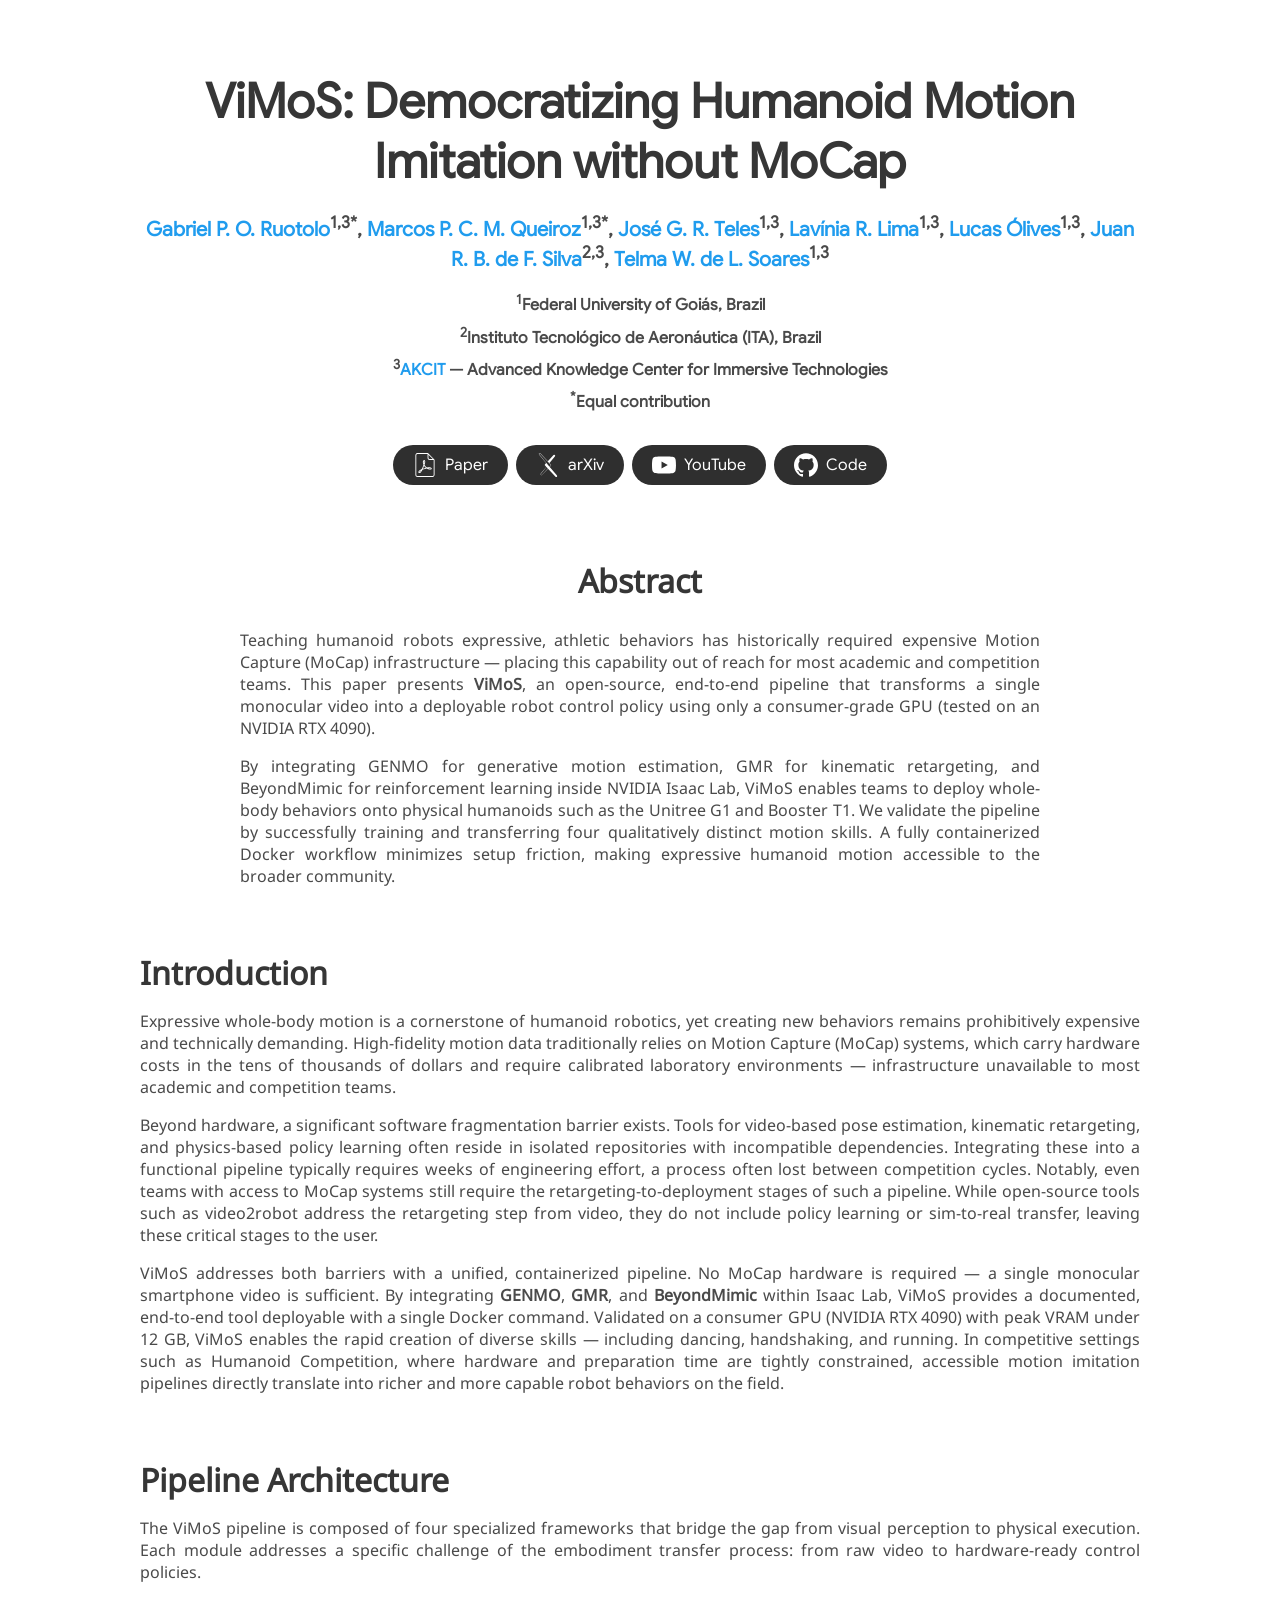
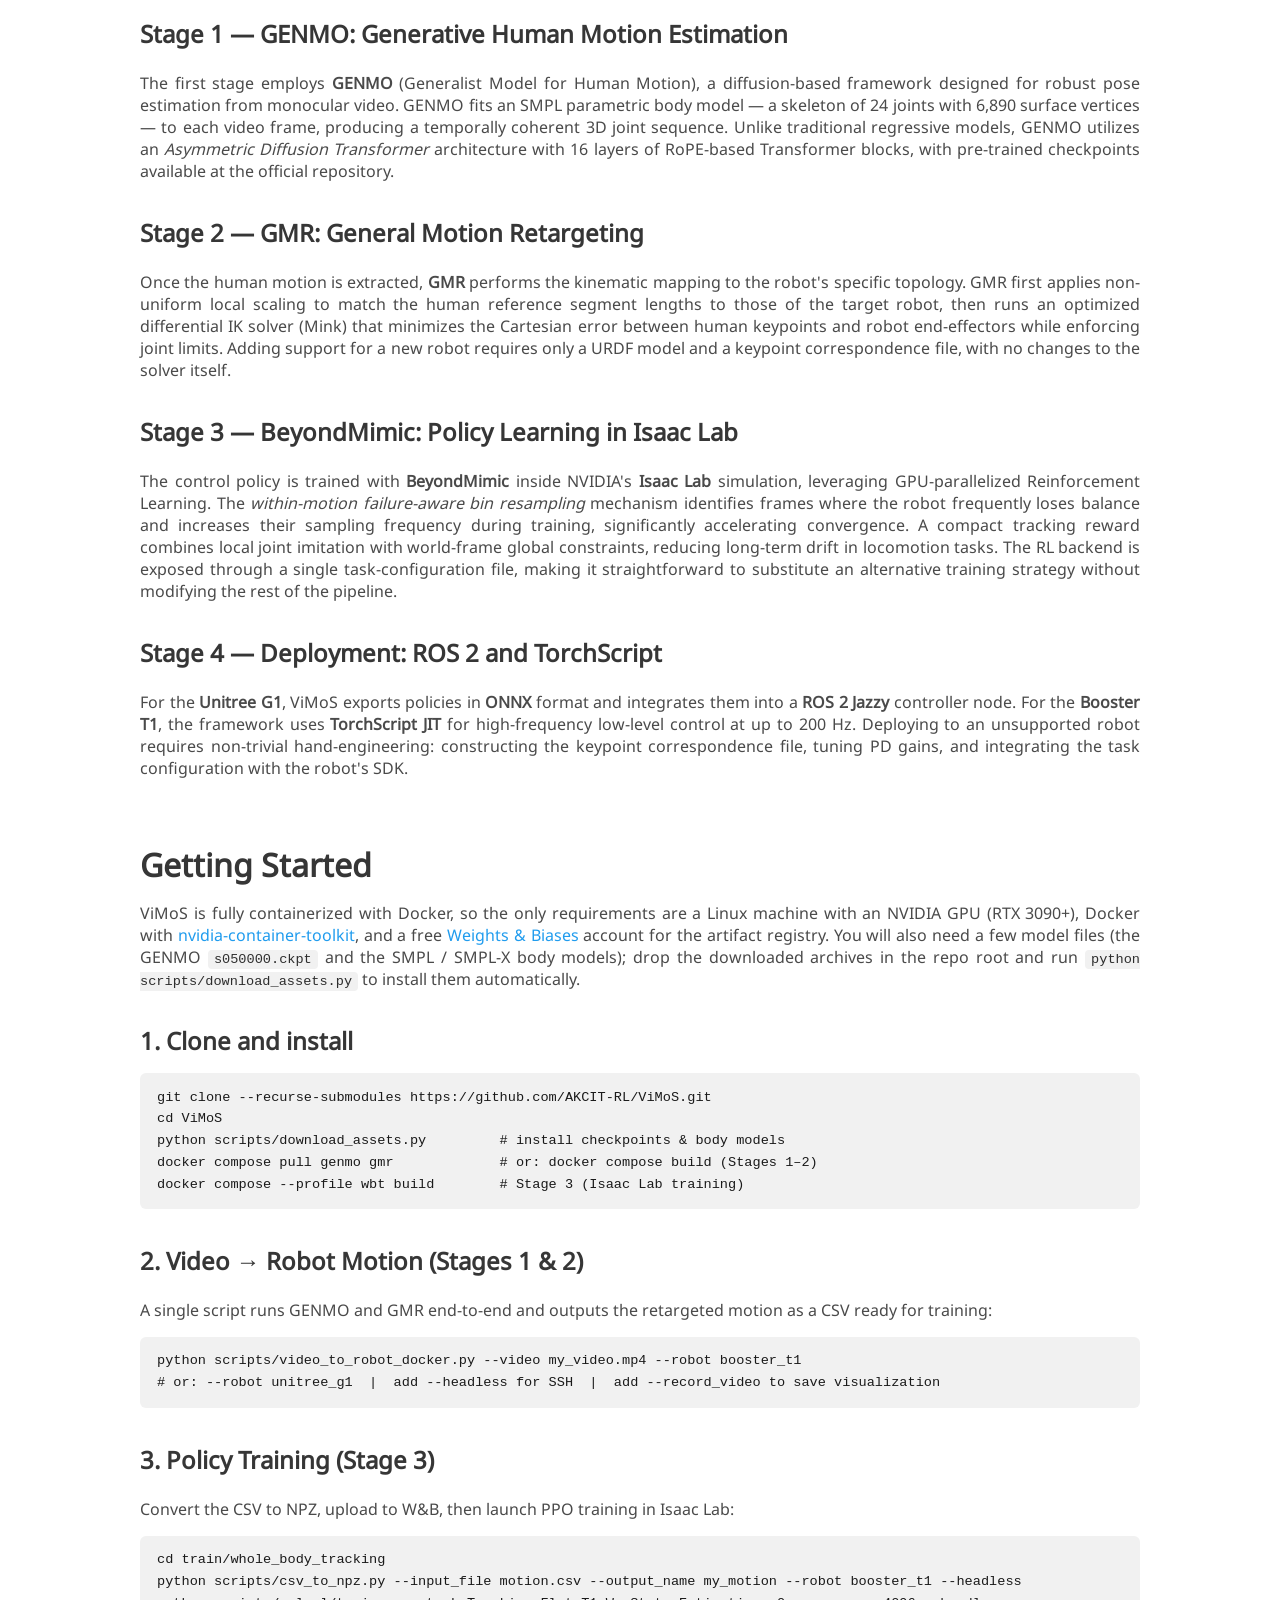
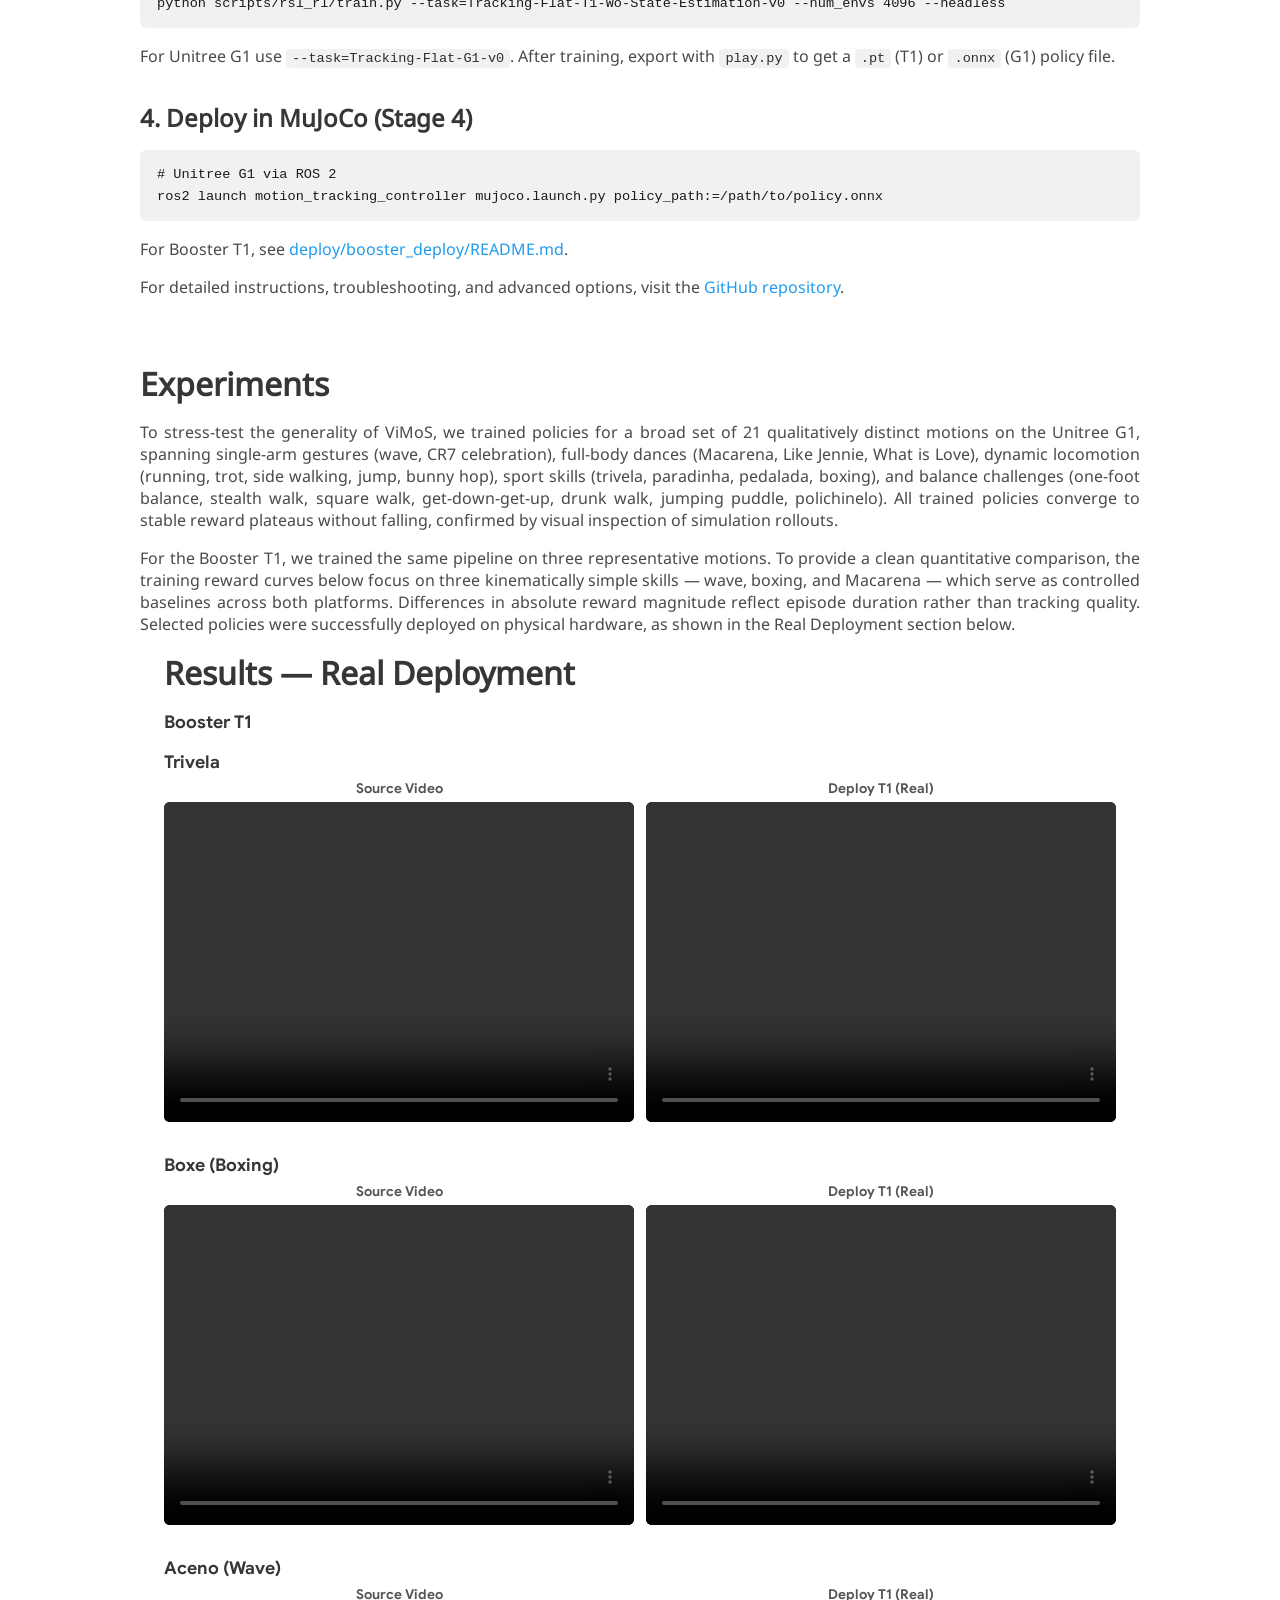
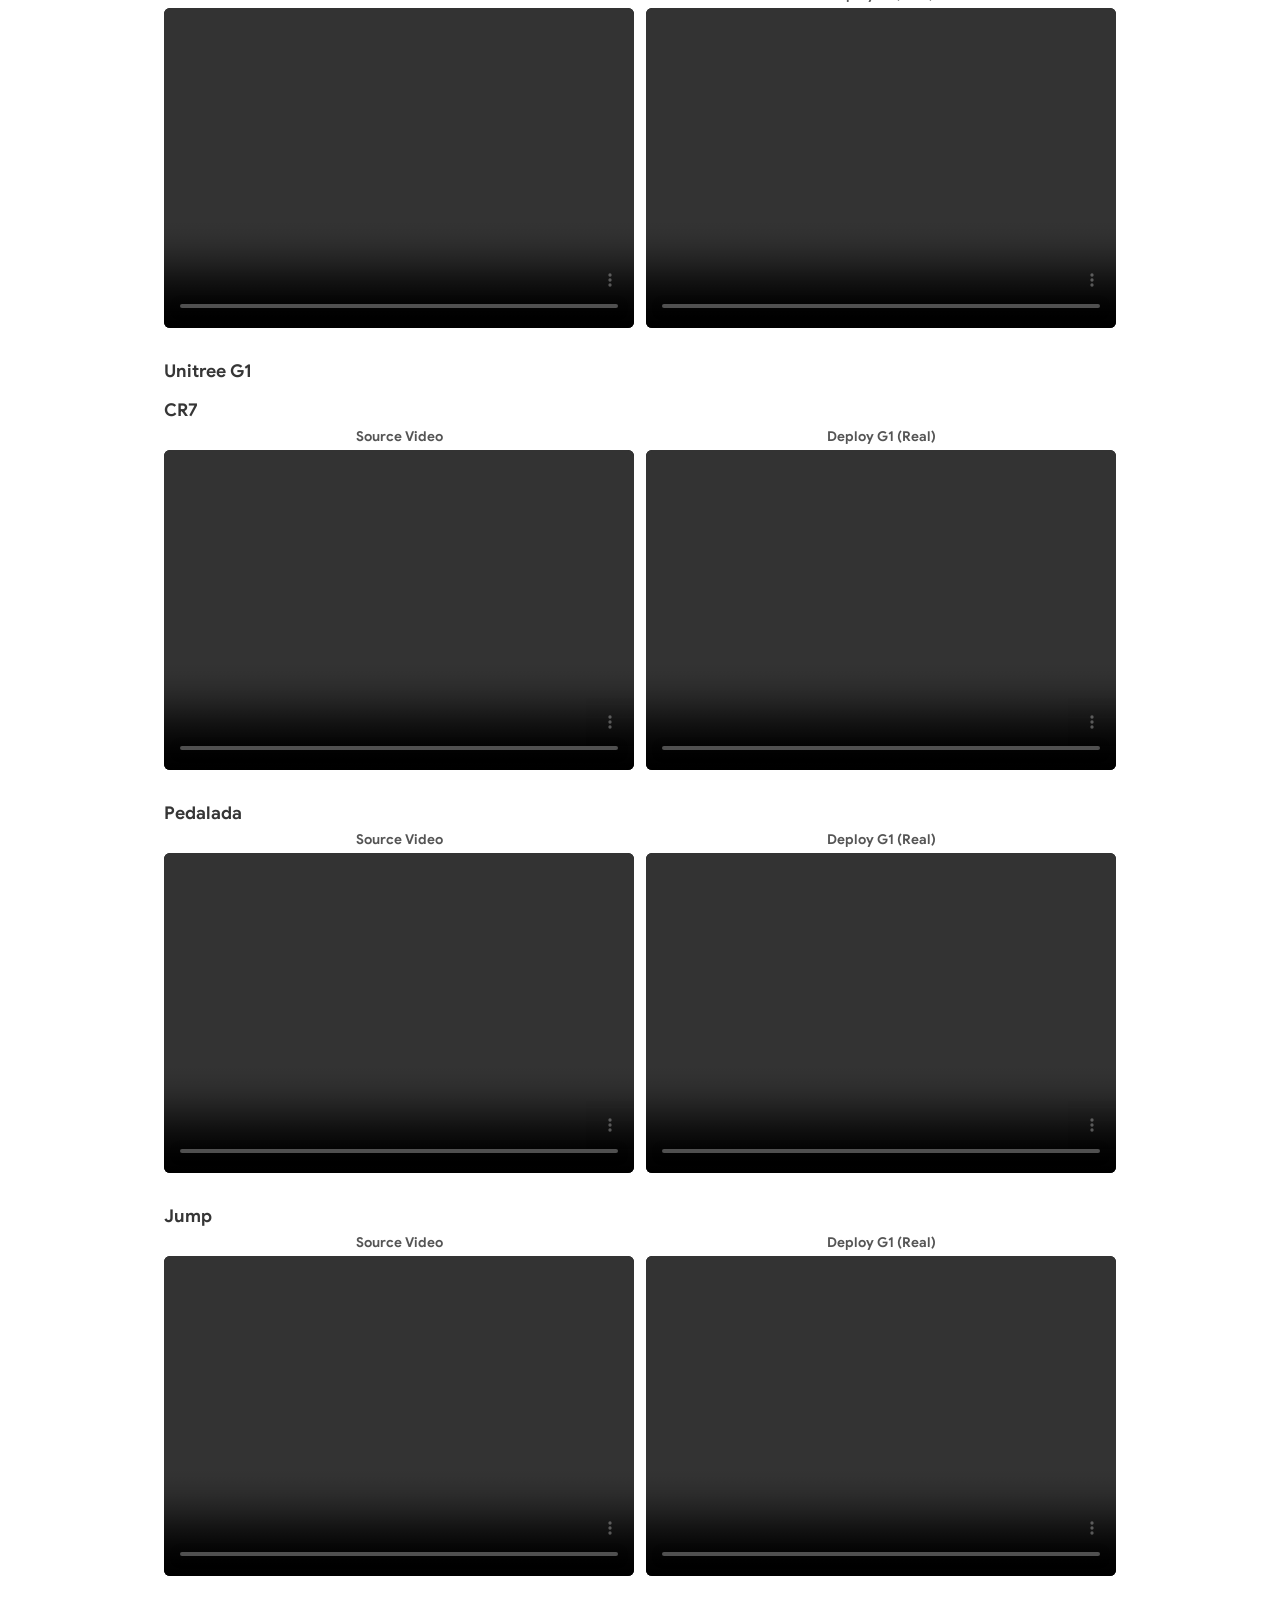
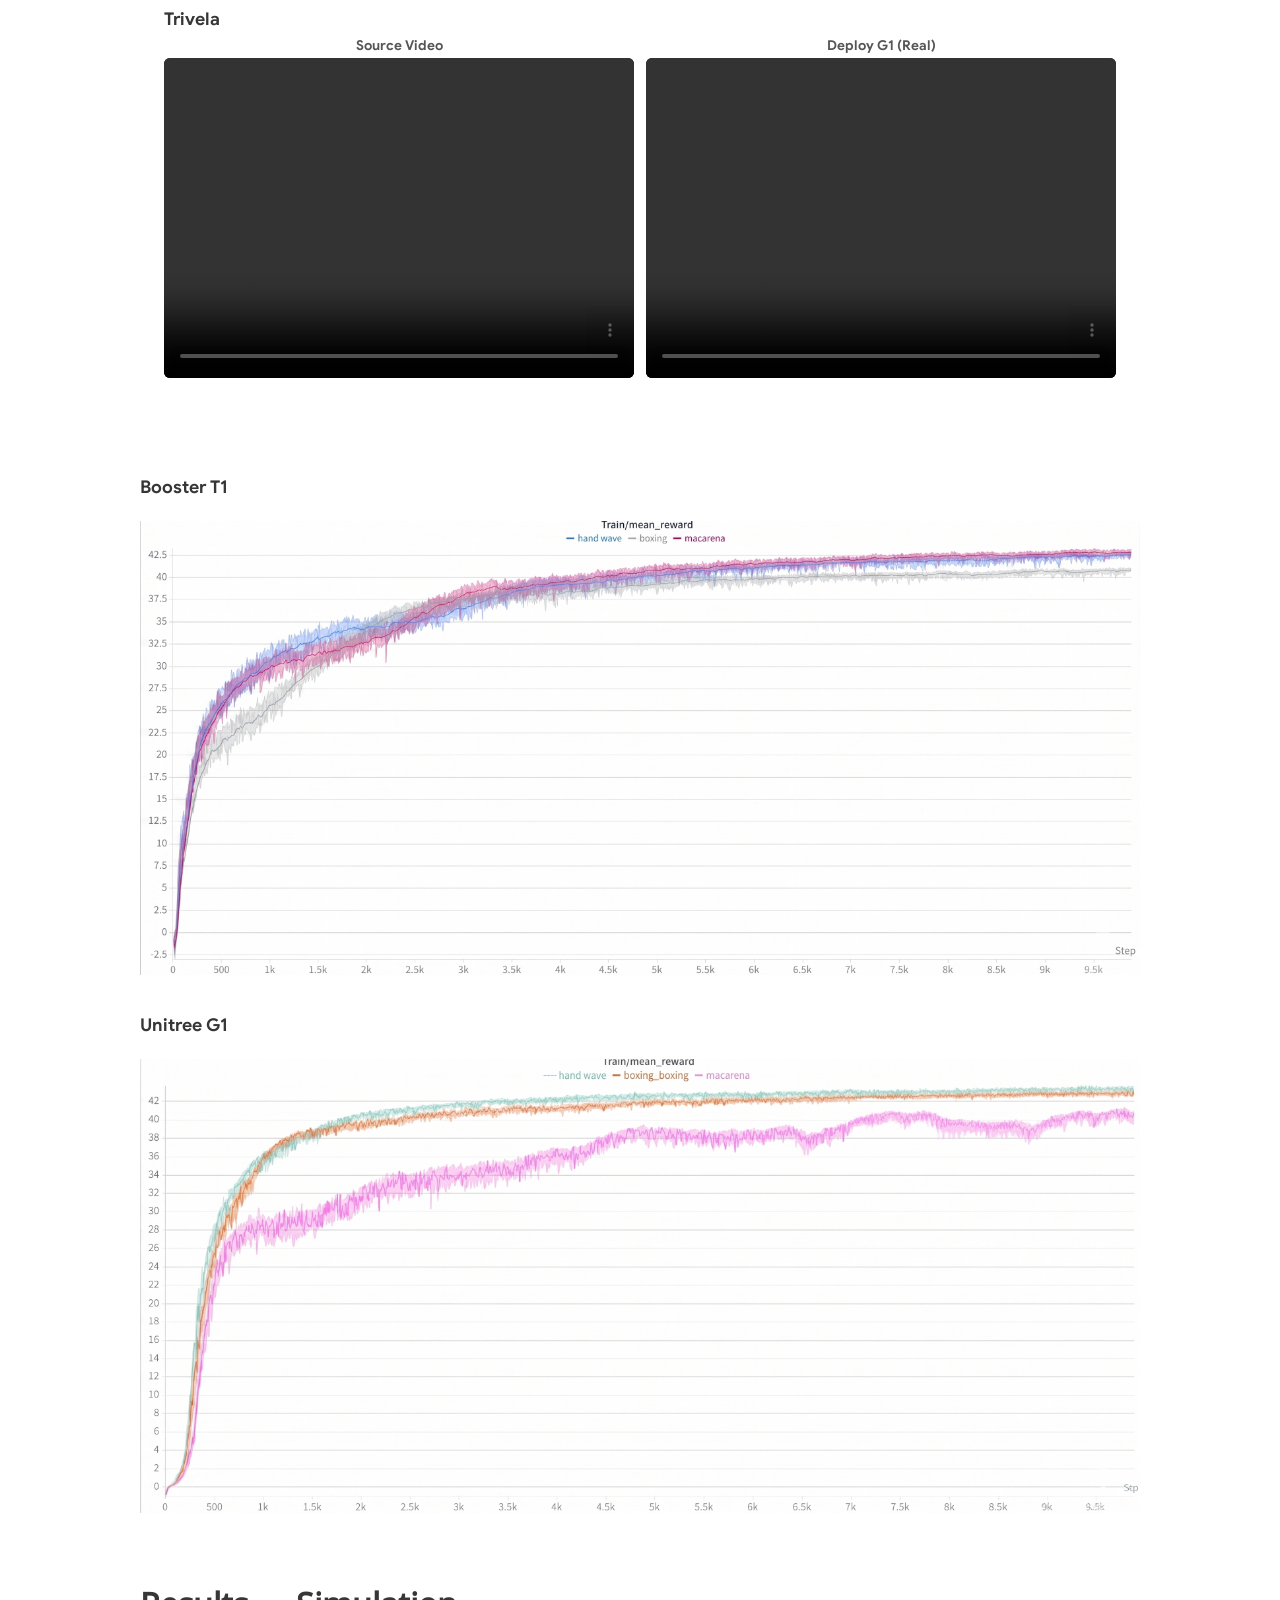
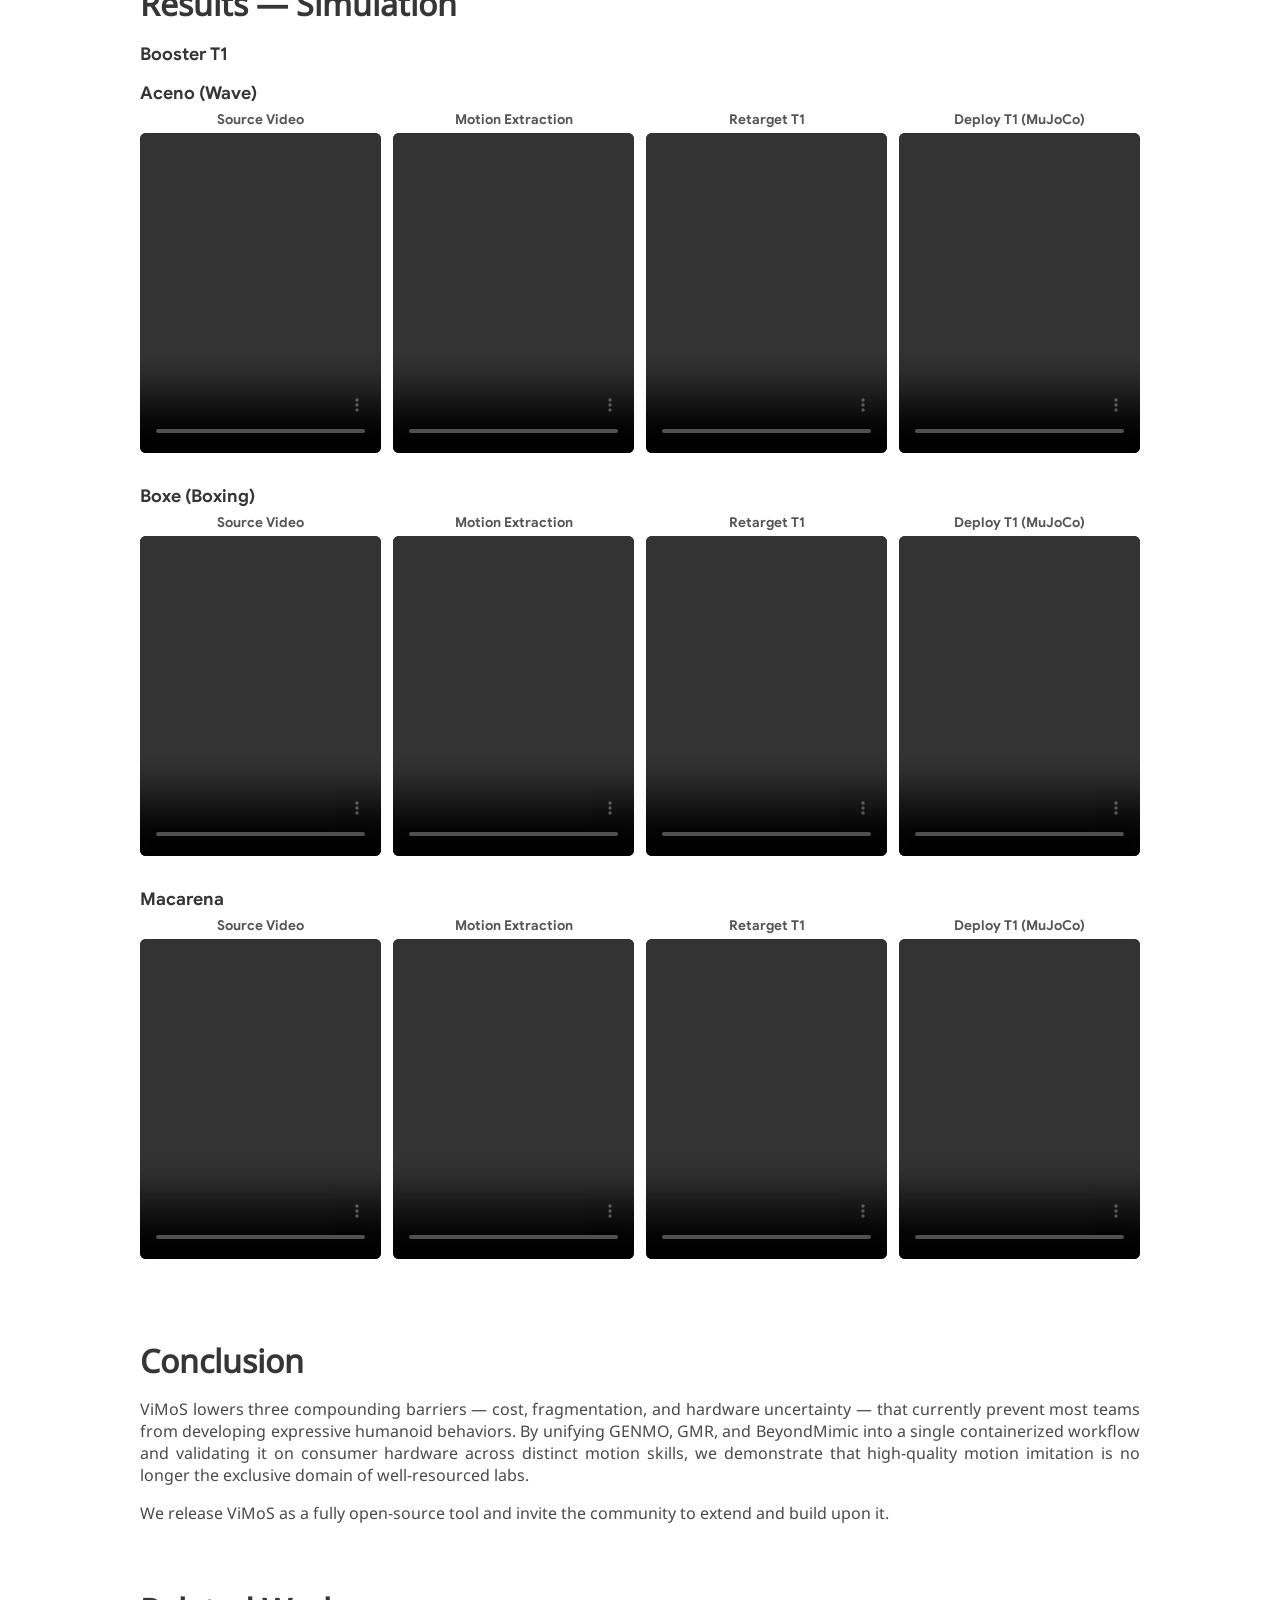
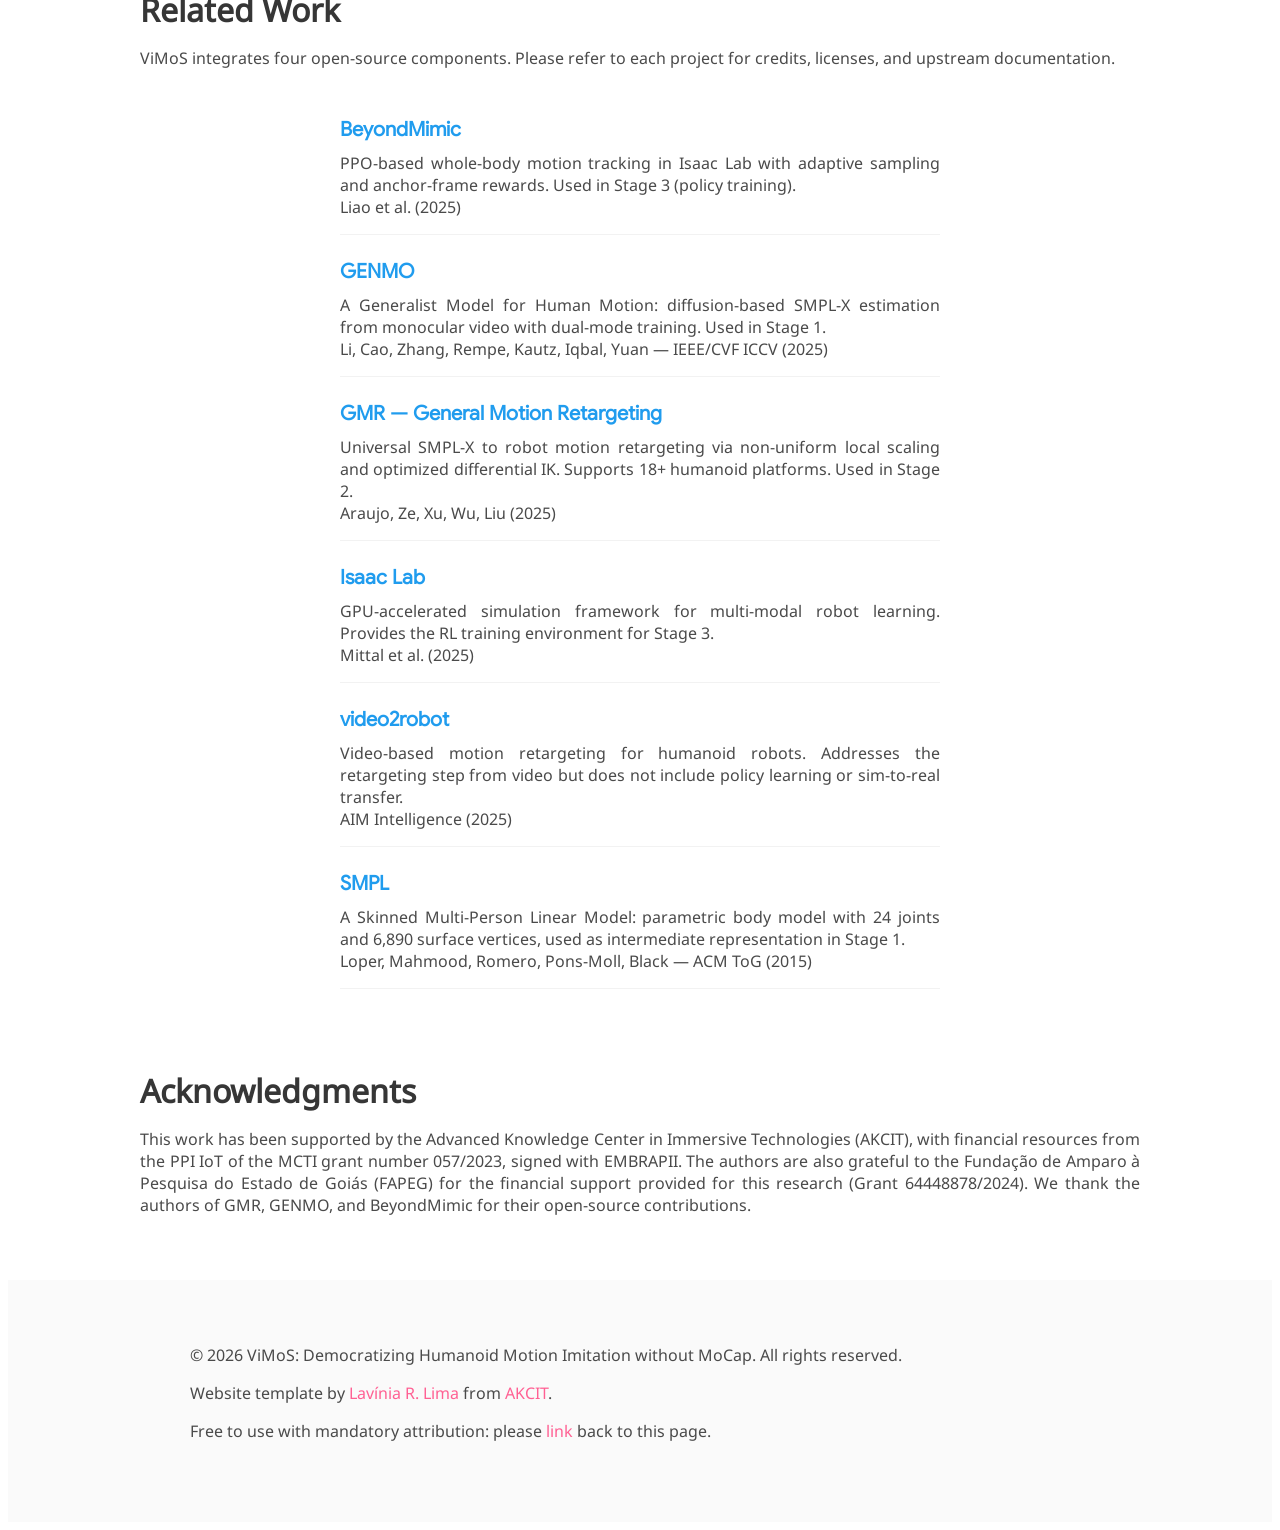
<file: docs/index.html>
<!DOCTYPE html>
<html>
    <head>
        <meta charset="utf-8">
        <meta name="description" content="ViMoS: Democratizing Humanoid Motion Imitation without MoCap. An open-source, end-to-end pipeline from monocular video to deployable robot control policy.">
        <meta name="keywords" content="Humanoid Robotics, Motion Imitation, Reinforcement Learning, Isaac Lab, BeyondMimic, GENMO, GMR">
        <meta name="viewport" content="width=device-width, initial-scale=1">
        <title>ViMoS — Democratizing Humanoid Motion Imitation without MoCap</title>
        <link rel="stylesheet" href="style.css">
        <link rel="icon" href="images/favicon.svg" type="image/svg+xml">
    </head>
    <body>
        <!-- ===== HEADER: Title + Authors ===== -->
        <div class="section">
            <div class="content">
                <h1>ViMoS: Democratizing Humanoid Motion Imitation without MoCap</h1>
                <h3>
                    <a href="https://github.com/gpettro" target="_blank" class="no-underline">Gabriel P. O. Ruotolo</a><sup>1,3*</sup>,
                    <a href="https://github.com/marcospaulo429" target="_blank" class="no-underline">Marcos P. C. M. Queiroz</a><sup>1,3*</sup>,
                    <a href="https://github.com/GabrielJJ" target="_blank" class="no-underline">José G. R. Teles</a><sup>1,3</sup>,
                    <a href="https://github.com/lavinia-rl" target="_blank" class="no-underline">Lavínia R. Lima</a><sup>1,3</sup>,
                    <a href="https://github.com/lucasolives" target="_blank" class="no-underline">Lucas Ólives</a><sup>1,3</sup>,
                    <a href="https://github.com/juanrbfs" target="_blank" class="no-underline">Juan R. B. de F. Silva</a><sup>2,3</sup>,
                    <a href="https://br.linkedin.com/in/telma-soares" target="_blank" class="no-underline">Telma W. de L. Soares</a><sup>1,3</sup>
                </h3>
                <h4><sup>1</sup>Federal University of Goiás, Brazil</h4>
                <h4><sup>2</sup>Instituto Tecnológico de Aeronáutica (ITA), Brazil</h4>
                <h4><sup>3</sup><a href="https://akcit.ufg.br/" target="_blank" class="no-underline">AKCIT</a> — Advanced Knowledge Center for Immersive Technologies</h4>
                <h4><sup>*</sup>Equal contribution</h4>
                <div class="links">
                    <!-- TODO: replace href with real PDF path when available -->
                    <div class="button">
                        <a href="paper.pdf" class="button-text" target="_blank"><img src="images/pdf.svg" class="button-icon">Paper</a>
                    </div>
                    <!-- TODO: replace href with real arXiv link when available -->
                    <div class="button">
                        <a href="https://arxiv.org/" class="button-text" target="_blank"><img src="images/arxiv.svg" class="button-icon">arXiv</a>
                    </div>
                    <!-- TODO: replace href with real YouTube link when available -->
                    <div class="button">
                        <a href="https://www.youtube.com/" class="button-text" target="_blank"><img src="images/youtube.svg" class="button-icon">YouTube</a>
                    </div>
                    <div class="button">
                        <a href="https://github.com/AKCIT-RL/ViMoS" class="button-text" target="_blank"><img src="images/github.svg" class="button-icon">Code</a>
                    </div>
                </div>
            </div>
        </div>

        <!-- ===== ABSTRACT ===== -->
        <div class="section">
            <div class="abstract">
                <h2>Abstract</h2>
                <p>
                    Teaching humanoid robots expressive, athletic behaviors has historically required expensive Motion Capture (MoCap) infrastructure — placing this capability out of reach for most academic and competition teams. This paper presents <strong>ViMoS</strong>, an open-source, end-to-end pipeline that transforms a single monocular video into a deployable robot control policy using only a consumer-grade GPU (tested on an NVIDIA RTX 4090).
                </p>
                <p>
                    By integrating GENMO for generative motion estimation, GMR for kinematic retargeting, and BeyondMimic for reinforcement learning inside NVIDIA Isaac Lab, ViMoS enables teams to deploy whole-body behaviors onto physical humanoids such as the Unitree G1 and Booster T1. We validate the pipeline by successfully training and transferring four qualitatively distinct motion skills. A fully containerized Docker workflow minimizes setup friction, making expressive humanoid motion accessible to the broader community.
                </p>
            </div>
        </div>

        <!-- ===== INTRODUCTION ===== -->
        <div class="section">
            <div class="content">
                <h5>Introduction</h5>
                <p>
                    Expressive whole-body motion is a cornerstone of humanoid robotics, yet creating new behaviors remains prohibitively expensive and technically demanding. High-fidelity motion data traditionally relies on Motion Capture (MoCap) systems, which carry hardware costs in the tens of thousands of dollars and require calibrated laboratory environments — infrastructure unavailable to most academic and competition teams.
                </p>
                <p>
                    Beyond hardware, a significant software fragmentation barrier exists. Tools for video-based pose estimation, kinematic retargeting, and physics-based policy learning often reside in isolated repositories with incompatible dependencies. Integrating these into a functional pipeline typically requires weeks of engineering effort, a process often lost between competition cycles. Notably, even teams with access to MoCap systems still require the retargeting-to-deployment stages of such a pipeline. While open-source tools such as video2robot address the retargeting step from video, they do not include policy learning or sim-to-real transfer, leaving these critical stages to the user.
                </p>
                <p>
                    ViMoS addresses both barriers with a unified, containerized pipeline. No MoCap hardware is required — a single monocular smartphone video is sufficient. By integrating <strong>GENMO</strong>, <strong>GMR</strong>, and <strong>BeyondMimic</strong> within Isaac Lab, ViMoS provides a documented, end-to-end tool deployable with a single Docker command. Validated on a consumer GPU (NVIDIA RTX 4090) with peak VRAM under 12 GB, ViMoS enables the rapid creation of diverse skills — including dancing, handshaking, and running. In competitive settings such as Humanoid Competition, where hardware and preparation time are tightly constrained, accessible motion imitation pipelines directly translate into richer and more capable robot behaviors on the field.
                </p>
            </div>
        </div>

        <!-- ===== PIPELINE ===== -->
        <div class="section">
            <div class="content">
                <h5>Pipeline Architecture</h5>
                <p>
                    The ViMoS pipeline is composed of four specialized frameworks that bridge the gap from visual perception to physical execution. Each module addresses a specific challenge of the embodiment transfer process: from raw video to hardware-ready control policies.
                </p>

                <!-- TODO: add pipeline diagram here when available (diagram.pdf from paper) -->
                <!-- <img class="image" src="images/diagram.png" alt="The ViMoS end-to-end pipeline"> -->

                <h6>Stage 1 — GENMO: Generative Human Motion Estimation</h6>
                <p>
                    The first stage employs <strong>GENMO</strong> (Generalist Model for Human Motion), a diffusion-based framework designed for robust pose estimation from monocular video. GENMO fits an SMPL parametric body model — a skeleton of 24 joints with 6,890 surface vertices — to each video frame, producing a temporally coherent 3D joint sequence. Unlike traditional regressive models, GENMO utilizes an <em>Asymmetric Diffusion Transformer</em> architecture with 16 layers of RoPE-based Transformer blocks, with pre-trained checkpoints available at the official repository.
                </p>

                <h6>Stage 2 — GMR: General Motion Retargeting</h6>
                <p>
                    Once the human motion is extracted, <strong>GMR</strong> performs the kinematic mapping to the robot's specific topology. GMR first applies non-uniform local scaling to match the human reference segment lengths to those of the target robot, then runs an optimized differential IK solver (Mink) that minimizes the Cartesian error between human keypoints and robot end-effectors while enforcing joint limits. Adding support for a new robot requires only a URDF model and a keypoint correspondence file, with no changes to the solver itself.
                </p>

                <h6>Stage 3 — BeyondMimic: Policy Learning in Isaac Lab</h6>
                <p>
                    The control policy is trained with <strong>BeyondMimic</strong> inside NVIDIA's <strong>Isaac Lab</strong> simulation, leveraging GPU-parallelized Reinforcement Learning. The <em>within-motion failure-aware bin resampling</em> mechanism identifies frames where the robot frequently loses balance and increases their sampling frequency during training, significantly accelerating convergence. A compact tracking reward combines local joint imitation with world-frame global constraints, reducing long-term drift in locomotion tasks. The RL backend is exposed through a single task-configuration file, making it straightforward to substitute an alternative training strategy without modifying the rest of the pipeline.
                </p>

                <h6>Stage 4 — Deployment: ROS 2 and TorchScript</h6>
                <p>
                    For the <strong>Unitree G1</strong>, ViMoS exports policies in <strong>ONNX</strong> format and integrates them into a <strong>ROS 2 Jazzy</strong> controller node.
                    For the <strong>Booster T1</strong>, the framework uses <strong>TorchScript JIT</strong> for high-frequency low-level control at up to 200 Hz.
                    Deploying to an unsupported robot requires non-trivial hand-engineering: constructing the keypoint correspondence file, tuning PD gains, and integrating the task configuration with the robot's SDK.
                </p>
            </div>
        </div>

        <!-- ===== TUTORIAL ===== -->
        <div class="section" id="tutorial">
            <div class="content">
                <h5>Getting Started</h5>
                <p>
                    ViMoS is fully containerized with Docker, so the only requirements are a Linux machine with an NVIDIA GPU (RTX 3090+), Docker with <a href="https://docs.nvidia.com/datacenter/cloud-native/container-toolkit/install-guide.html" target="_blank" class="no-underline">nvidia-container-toolkit</a>, and a free <a href="https://wandb.ai/" target="_blank" class="no-underline">Weights &amp; Biases</a> account for the artifact registry. You will also need a few model files (the GENMO <span class="inline-code">s050000.ckpt</span> and the SMPL / SMPL-X body models); drop the downloaded archives in the repo root and run <span class="inline-code">python scripts/download_assets.py</span> to install them automatically.
                </p>

                <h6>1. Clone and install</h6>
<pre><code>git clone --recurse-submodules https://github.com/AKCIT-RL/ViMoS.git
cd ViMoS
python scripts/download_assets.py         # install checkpoints &amp; body models
docker compose pull genmo gmr             # or: docker compose build (Stages 1–2)
docker compose --profile wbt build        # Stage 3 (Isaac Lab training)</code></pre>

                <h6>2. Video → Robot Motion (Stages 1 &amp; 2)</h6>
                <p>A single script runs GENMO and GMR end-to-end and outputs the retargeted motion as a CSV ready for training:</p>
<pre><code>python scripts/video_to_robot_docker.py --video my_video.mp4 --robot booster_t1
# or: --robot unitree_g1  |  add --headless for SSH  |  add --record_video to save visualization</code></pre>

                <h6>3. Policy Training (Stage 3)</h6>
                <p>Convert the CSV to NPZ, upload to W&amp;B, then launch PPO training in Isaac Lab:</p>
<pre><code>cd train/whole_body_tracking
python scripts/csv_to_npz.py --input_file motion.csv --output_name my_motion --robot booster_t1 --headless
python scripts/rsl_rl/train.py --task=Tracking-Flat-T1-Wo-State-Estimation-v0 --num_envs 4096 --headless</code></pre>
                <p>For Unitree G1 use <span class="inline-code">--task=Tracking-Flat-G1-v0</span>. After training, export with <span class="inline-code">play.py</span> to get a <span class="inline-code">.pt</span> (T1) or <span class="inline-code">.onnx</span> (G1) policy file.</p>

                <h6>4. Deploy in MuJoCo (Stage 4)</h6>
<pre><code># Unitree G1 via ROS 2
ros2 launch motion_tracking_controller mujoco.launch.py policy_path:=/path/to/policy.onnx</code></pre>
                <p>For Booster T1, see <a href="https://github.com/AKCIT-RL/ViMoS/blob/main/deploy/booster_deploy/README.md" target="_blank" class="no-underline">deploy/booster_deploy/README.md</a>.</p>

                <p>For detailed instructions, troubleshooting, and advanced options, visit the <a href="https://github.com/AKCIT-RL/ViMoS" target="_blank" class="no-underline">GitHub repository</a>.</p>
            </div>
        </div>

        <!-- ===== EXPERIMENTS ===== -->
        <div class="section">
            <div class="content">
                <h5>Experiments</h5>
                <p>
                    To stress-test the generality of ViMoS, we trained policies for a broad set of 21 qualitatively distinct motions on the Unitree G1, spanning single-arm gestures (wave, CR7 celebration), full-body dances (Macarena, Like Jennie, What is Love), dynamic locomotion (running, trot, side walking, jump, bunny hop), sport skills (trivela, paradinha, pedalada, boxing), and balance challenges (one-foot balance, stealth walk, square walk, get-down-get-up, drunk walk, jumping puddle, polichinelo). All trained policies converge to stable reward plateaus without falling, confirmed by visual inspection of simulation rollouts.
                </p>
                <p>
                    For the Booster T1, we trained the same pipeline on three representative motions. To provide a clean quantitative comparison, the training reward curves below focus on three kinematically simple skills — wave, boxing, and Macarena — which serve as controlled baselines across both platforms. Differences in absolute reward magnitude reflect episode duration rather than tracking quality. Selected policies were successfully deployed on physical hardware, as shown in the Real Deployment section below.
                </p>

                               <!-- ===== RESULTS (Real Deployment) ===== -->
        <div class="section">
            <div class="content">
                <h5>Results — Real Deployment</h5>

                <p class="motion-label">Booster T1</p>

                <p class="motion-label">Trivela</p>
                <div class="video-grid">
                    <div class="video-cell"><span>Source Video</span><video src="videos/trivela.mp4" autoplay loop muted playsinline controls></video></div>
                    <div class="video-cell"><span>Deploy T1 (Real)</span><video src="videos/booster_t1_trivela.mp4" autoplay loop muted playsinline controls></video></div>
                </div>

                <p class="motion-label">Boxe (Boxing)</p>
                <div class="video-grid">
                    <div class="video-cell"><span>Source Video</span><video src="videos/boxe_source.mp4" autoplay loop muted playsinline controls></video></div>
                    <div class="video-cell"><span>Deploy T1 (Real)</span><video src="videos/booster_t1_boxe_deploy.mp4" autoplay loop muted playsinline controls></video></div>
                </div>

                <p class="motion-label">Aceno (Wave)</p>
                <div class="video-grid">
                    <div class="video-cell"><span>Source Video</span><video src="videos/aceno_source.mp4" autoplay loop muted playsinline controls></video></div>
                    <div class="video-cell"><span>Deploy T1 (Real)</span><video src="videos/booster_t1_aceno_deploy.mp4" autoplay loop muted playsinline controls></video></div>
                </div>

                <p class="motion-label">Unitree G1</p>

                <p class="motion-label">CR7</p>
                <div class="video-grid">
                    <div class="video-cell"><span>Source Video</span><video src="videos/cr7.mp4" autoplay loop muted playsinline controls></video></div>
                    <div class="video-cell"><span>Deploy G1 (Real)</span><video src="videos/unitree_g1_cr7.mp4" autoplay loop muted playsinline controls></video></div>
                </div>

                <p class="motion-label">Pedalada</p>
                <div class="video-grid">
                    <div class="video-cell"><span>Source Video</span><video src="videos/pedalada.mp4" autoplay loop muted playsinline controls></video></div>
                    <div class="video-cell"><span>Deploy G1 (Real)</span><video src="videos/unitree_g1_pedalada.mp4" autoplay loop muted playsinline controls></video></div>
                </div>

                <p class="motion-label">Jump</p>
                <div class="video-grid">
                    <div class="video-cell"><span>Source Video</span><video src="videos/jump.mp4" autoplay loop muted playsinline controls></video></div>
                    <div class="video-cell"><span>Deploy G1 (Real)</span><video src="videos/unitree_g1_jump.mp4" autoplay loop muted playsinline controls></video></div>
                </div>

                <p class="motion-label">Trivela</p>
                <div class="video-grid">
                    <div class="video-cell"><span>Source Video</span><video src="videos/trivela.mp4" autoplay loop muted playsinline controls></video></div>
                    <div class="video-cell"><span>Deploy G1 (Real)</span><video src="videos/unitree_g1_trivela.mp4" autoplay loop muted playsinline controls></video></div>
                </div>
            </div>
        </div>

                <p class="motion-label">Booster T1</p>
                <img class="image" src="images/t1.png" alt="Training reward curves — Booster T1">
                <p class="motion-label">Unitree G1</p>
                <img class="image" src="images/g1.png" alt="Training reward curves — Unitree G1">
            </div>
        </div>

        <!-- ===== RESULTS (Simulation) ===== -->
        <div class="section">
            <div class="content">
                <h5>Results — Simulation</h5>

                <p class="motion-label">Booster T1</p>

                <p class="motion-label">Aceno (Wave)</p>
                <div class="video-grid video-grid-4col">
                    <div class="video-cell"><span>Source Video</span><video src="videos/aceno_source.mp4" autoplay loop muted playsinline controls></video></div>
                    <div class="video-cell"><span>Motion Extraction</span><video src="videos/aceno_extraction.mp4" autoplay loop muted playsinline controls></video></div>
                    <div class="video-cell"><span>Retarget T1</span><video src="videos/booster_t1_aceno.mp4" autoplay loop muted playsinline controls></video></div>
                    <div class="video-cell"><span>Deploy T1 (MuJoCo)</span><video src="videos/aceno_deploy.mp4" autoplay loop muted playsinline controls></video></div>
                </div>

                <p class="motion-label">Boxe (Boxing)</p>
                <div class="video-grid video-grid-4col">
                    <div class="video-cell"><span>Source Video</span><video src="videos/boxe_source.mp4" autoplay loop muted playsinline controls></video></div>
                    <div class="video-cell"><span>Motion Extraction</span><video src="videos/boxe_extraction.mp4" autoplay loop muted playsinline controls></video></div>
                    <div class="video-cell"><span>Retarget T1</span><video src="videos/booster_t1_boxe.mp4" autoplay loop muted playsinline controls></video></div>
                    <div class="video-cell"><span>Deploy T1 (MuJoCo)</span><video src="videos/boxe_deploy.mp4" autoplay loop muted playsinline controls></video></div>
                </div>

                <p class="motion-label">Macarena</p>
                <div class="video-grid video-grid-4col">
                    <div class="video-cell"><span>Source Video</span><video src="videos/macarena_source.mp4" autoplay loop muted playsinline controls></video></div>
                    <div class="video-cell"><span>Motion Extraction</span><video src="videos/macarena_extraction.mp4" autoplay loop muted playsinline controls></video></div>
                    <div class="video-cell"><span>Retarget T1</span><video src="videos/booster_t1_macarena.mp4" autoplay loop muted playsinline controls></video></div>
                    <div class="video-cell"><span>Deploy T1 (MuJoCo)</span><video src="videos/macarena_deploy.mp4" autoplay loop muted playsinline controls></video></div>
                </div>
                </div>
            </div>
        </div>

        <!-- ===== CONCLUSION ===== -->
        <div class="section">
            <div class="content">
                <h5>Conclusion</h5>
                <p>
                    ViMoS lowers three compounding barriers — cost, fragmentation, and hardware uncertainty — that currently prevent most teams from developing expressive humanoid behaviors. By unifying GENMO, GMR, and BeyondMimic into a single containerized workflow and validating it on consumer hardware across distinct motion skills, we demonstrate that high-quality motion imitation is no longer the exclusive domain of well-resourced labs.
                </p>
                <p>
                    We release ViMoS as a fully open-source tool and invite the community to extend and build upon it.
                </p>
            </div>
        </div>

        <!-- ===== RELATED WORK ===== -->
        <div class="section">
            <div class="content">
                <h5>Related Work</h5>
                <p>
                    ViMoS integrates four open-source components. Please refer to each project for credits, licenses, and upstream documentation.
                </p>
                <div class="related-links-container">
                    <div class="related-links">
                        <h3><a href="https://arxiv.org/abs/2508.08241" class="no-underline" target="_blank">BeyondMimic</a></h3>
                        <p>PPO-based whole-body motion tracking in Isaac Lab with adaptive sampling and anchor-frame rewards. Used in Stage 3 (policy training).</p>
                        <p>Liao et al. (2025)</p>
                    </div>
                    <div class="related-links">
                        <h3><a href="https://arxiv.org/abs/2505.01425" class="no-underline" target="_blank">GENMO</a></h3>
                        <p>A Generalist Model for Human Motion: diffusion-based SMPL-X estimation from monocular video with dual-mode training. Used in Stage 1.</p>
                        <p>Li, Cao, Zhang, Rempe, Kautz, Iqbal, Yuan — IEEE/CVF ICCV (2025)</p>
                    </div>
                    <div class="related-links">
                        <h3><a href="https://arxiv.org/abs/2510.02252" class="no-underline" target="_blank">GMR — General Motion Retargeting</a></h3>
                        <p>Universal SMPL-X to robot motion retargeting via non-uniform local scaling and optimized differential IK. Supports 18+ humanoid platforms. Used in Stage 2.</p>
                        <p>Araujo, Ze, Xu, Wu, Liu (2025)</p>
                    </div>
                    <div class="related-links">
                        <h3><a href="https://arxiv.org/abs/2511.04831" class="no-underline" target="_blank">Isaac Lab</a></h3>
                        <p>GPU-accelerated simulation framework for multi-modal robot learning. Provides the RL training environment for Stage 3.</p>
                        <p>Mittal et al. (2025)</p>
                    </div>
                    <div class="related-links">
                        <h3><a href="https://github.com/AIM-Intelligence/video2robot" class="no-underline" target="_blank">video2robot</a></h3>
                        <p>Video-based motion retargeting for humanoid robots. Addresses the retargeting step from video but does not include policy learning or sim-to-real transfer.</p>
                        <p>AIM Intelligence (2025)</p>
                    </div>
                    <div class="related-links">
                        <h3><a href="https://dl.acm.org/doi/10.1145/2816795.2818013" class="no-underline" target="_blank">SMPL</a></h3>
                        <p>A Skinned Multi-Person Linear Model: parametric body model with 24 joints and 6,890 surface vertices, used as intermediate representation in Stage 1.</p>
                        <p>Loper, Mahmood, Romero, Pons-Moll, Black — ACM ToG (2015)</p>
                    </div>
                </div>
            </div>
        </div>

        <!-- ===== ACKNOWLEDGMENTS ===== -->
        <div class="section">
            <div class="content">
                <h5>Acknowledgments</h5>
                <p>
                    This work has been supported by the Advanced Knowledge Center in Immersive Technologies (AKCIT), with financial resources from the PPI IoT of the MCTI grant number 057/2023, signed with EMBRAPII. The authors are also grateful to the Fundação de Amparo à Pesquisa do Estado de Goiás (FAPEG) for the financial support provided for this research (Grant 64448878/2024). We thank the authors of GMR, GENMO, and BeyondMimic for their open-source contributions.
                </p>
            </div>
        </div>

        <!-- Footer start - do not remove the attribution lines below, it is required for the free use of the template -->
        <footer class="footer">
            <div class="footer-content">
                <p>© 2026 ViMoS: Democratizing Humanoid Motion Imitation without MoCap. All rights reserved.</p>
                <p>Website template by <a href="https://github.com/lavinia-rl" target="_blank" class="no-underline-ft">Lavínia R. Lima</a> from <a href="https://github.com/AKCIT-RL" target="_blank" class="no-underline-ft">AKCIT</a>.</p>
                <p>Free to use with mandatory attribution: please <a href="https://lavinia-rl.github.io/GINGA/" class="no-underline-ft" target="_blank">link</a> back to this page.</p>
            </div>
        </footer>
        <!-- Footer end -->
    </body>
</html>
</file>
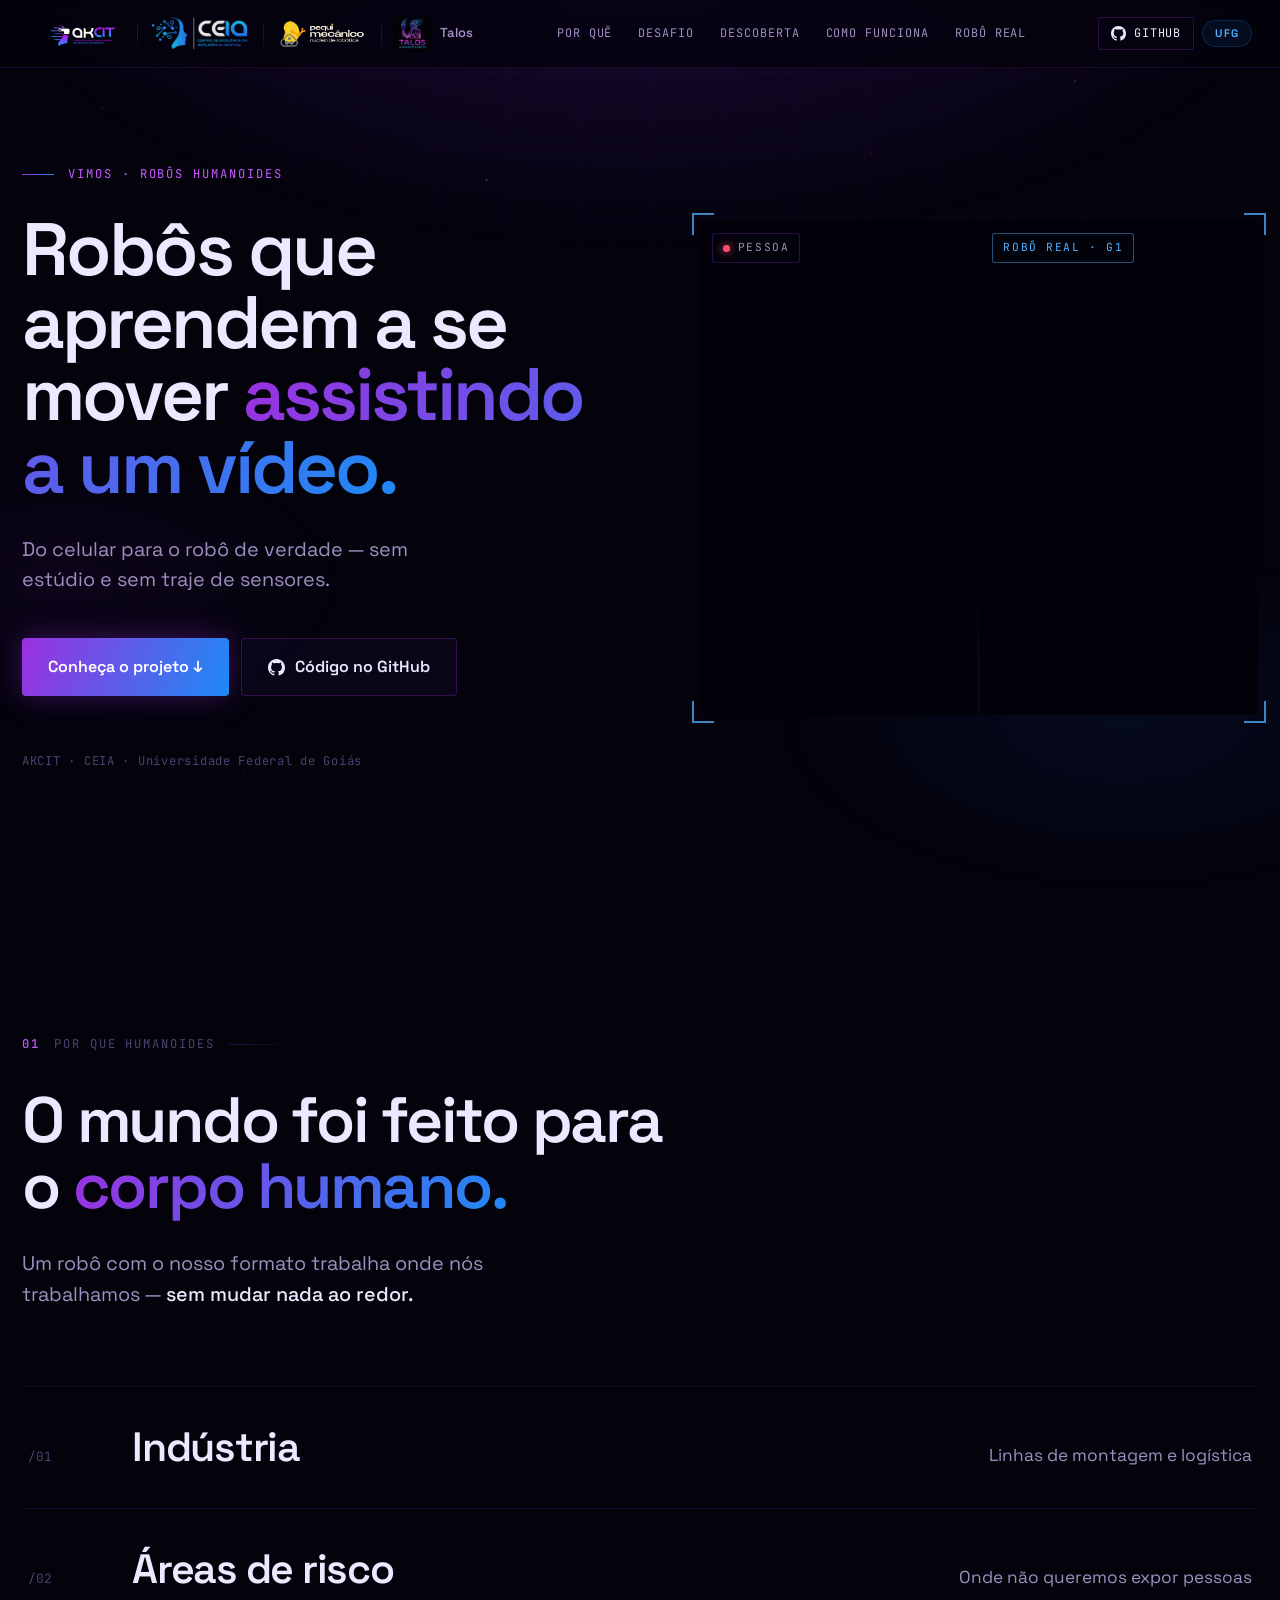
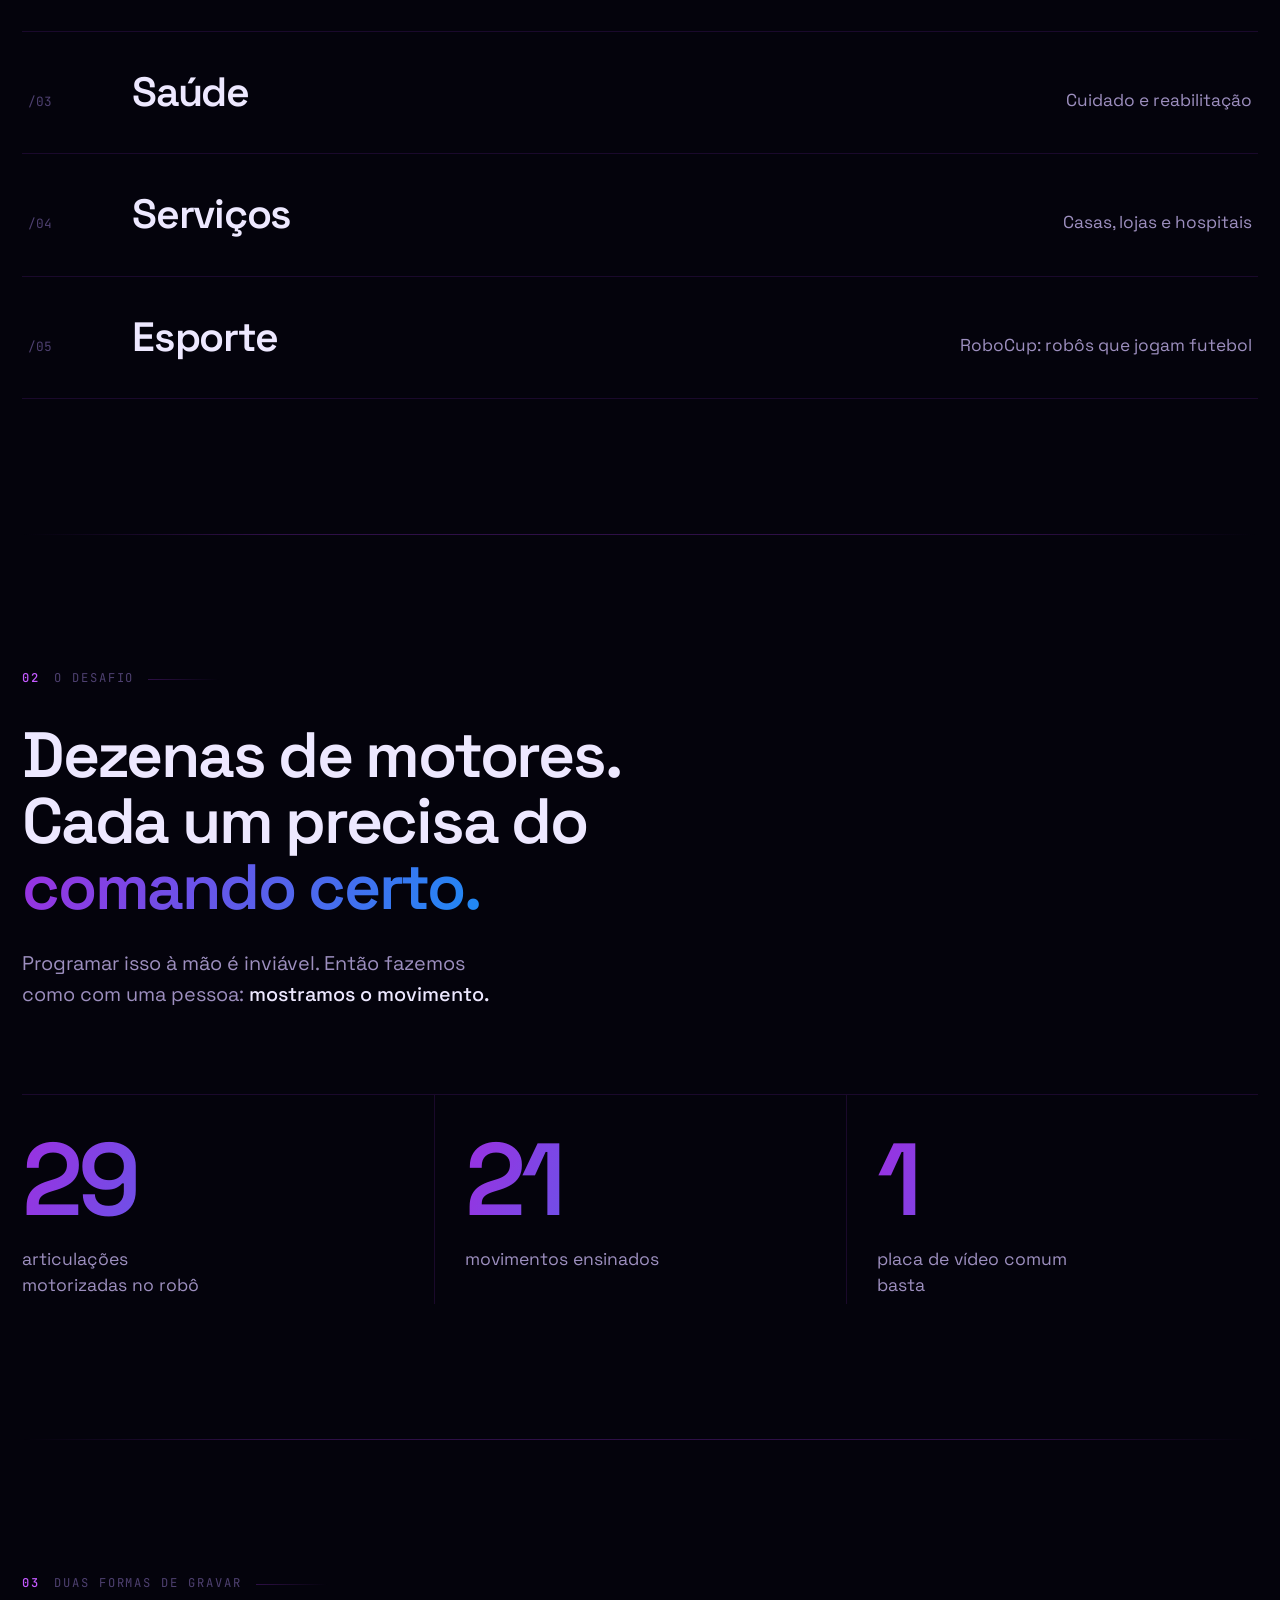
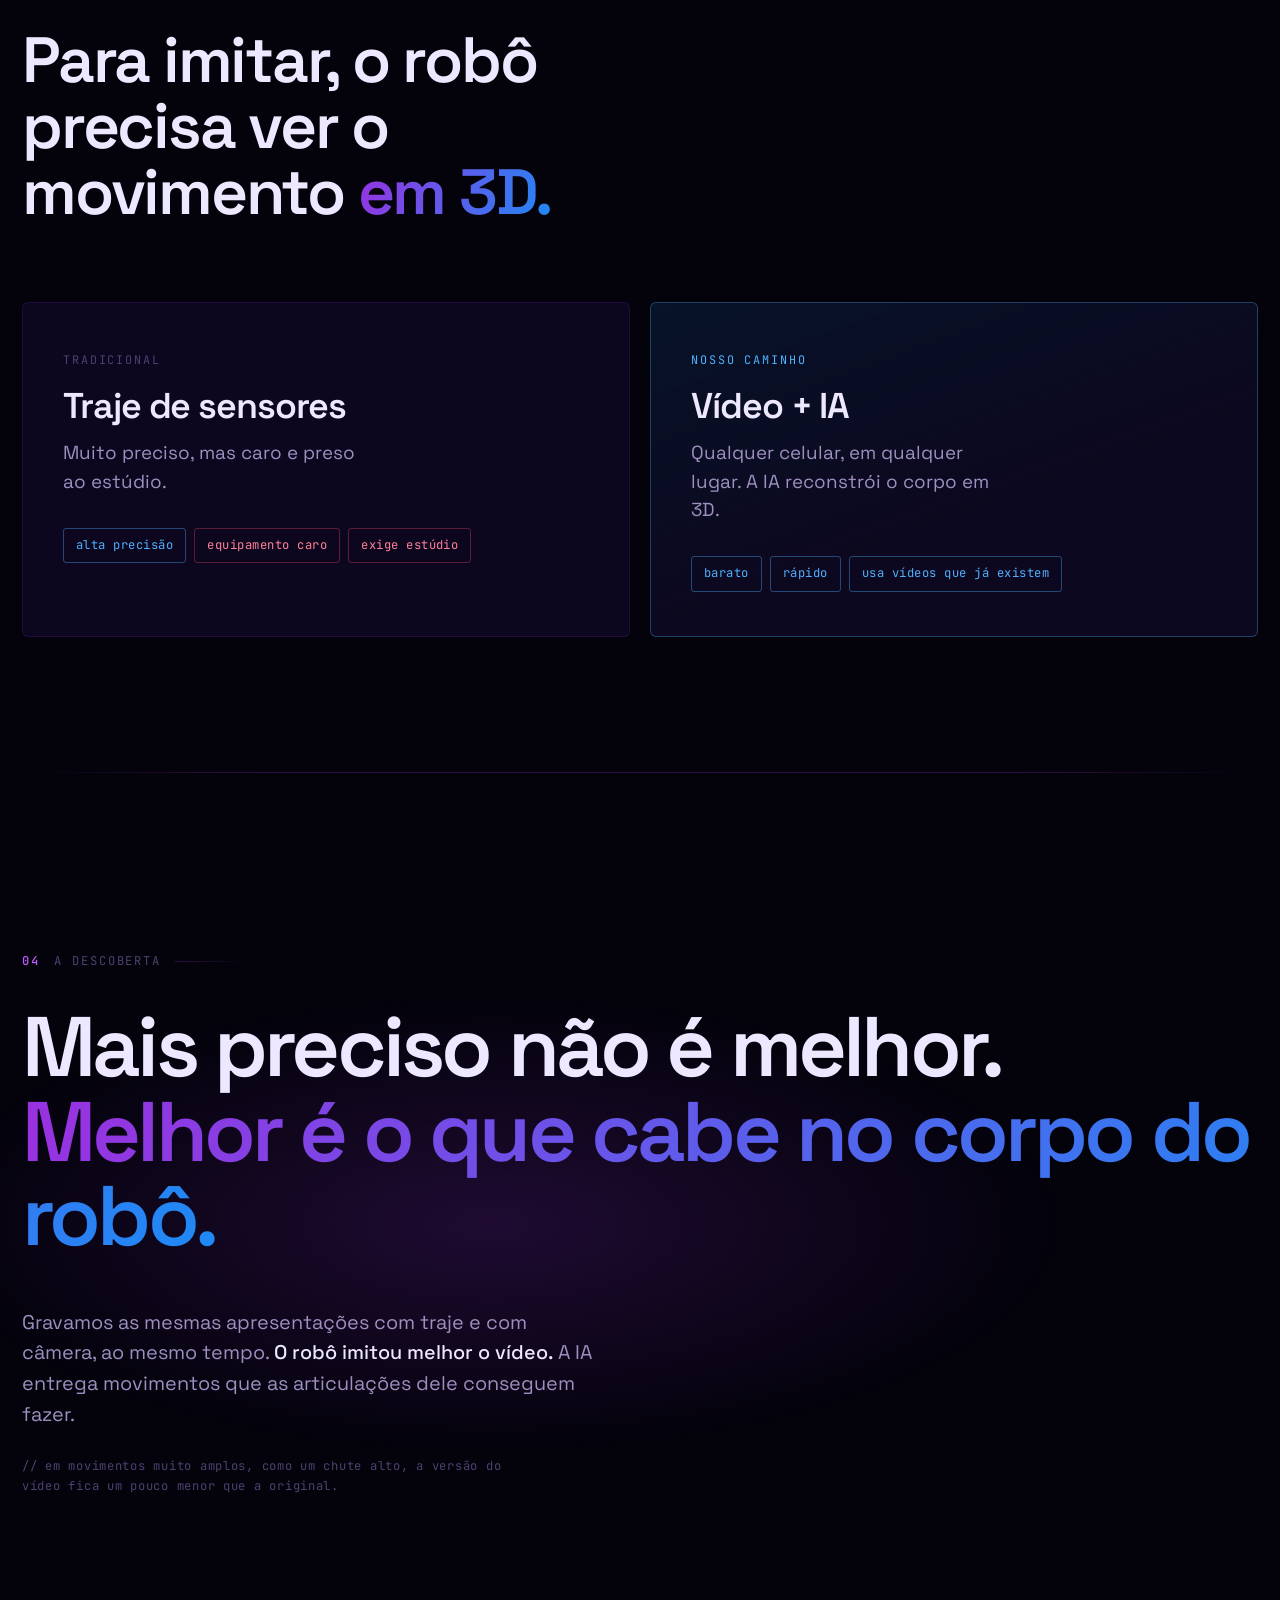
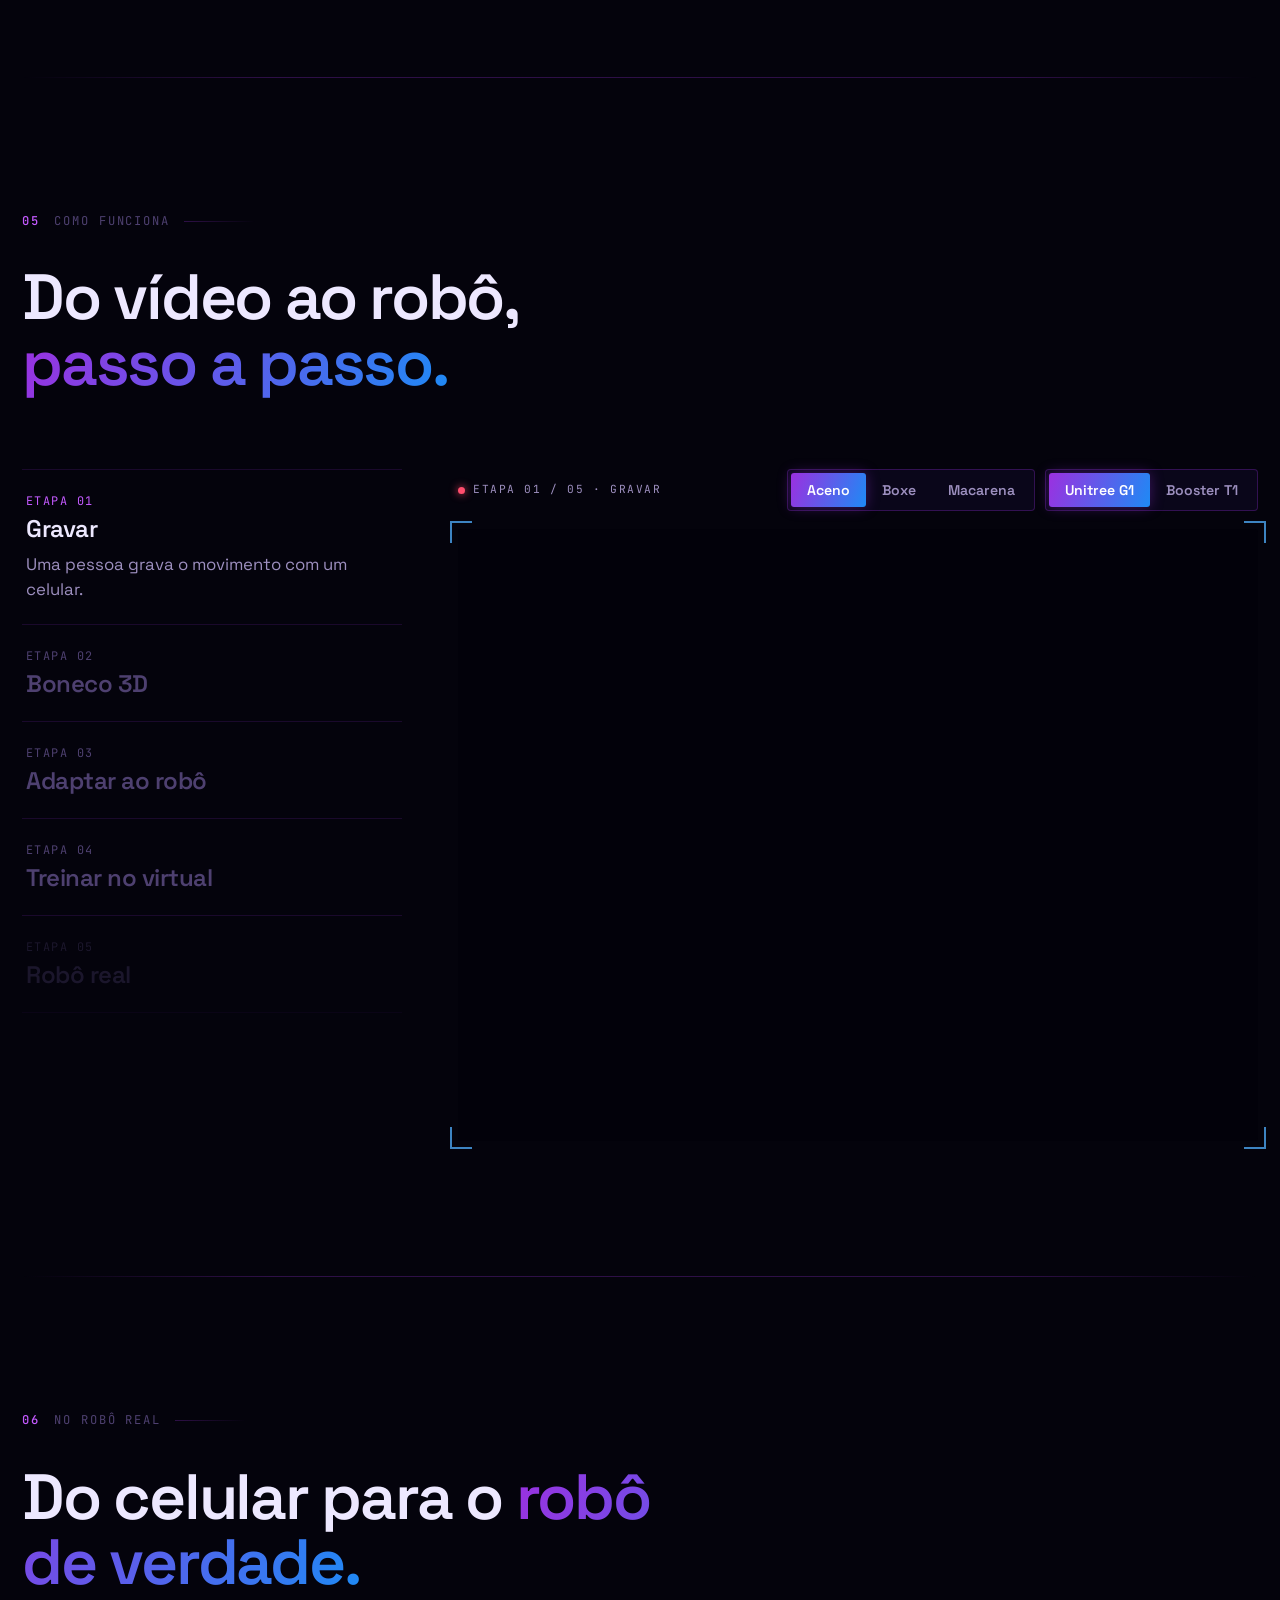
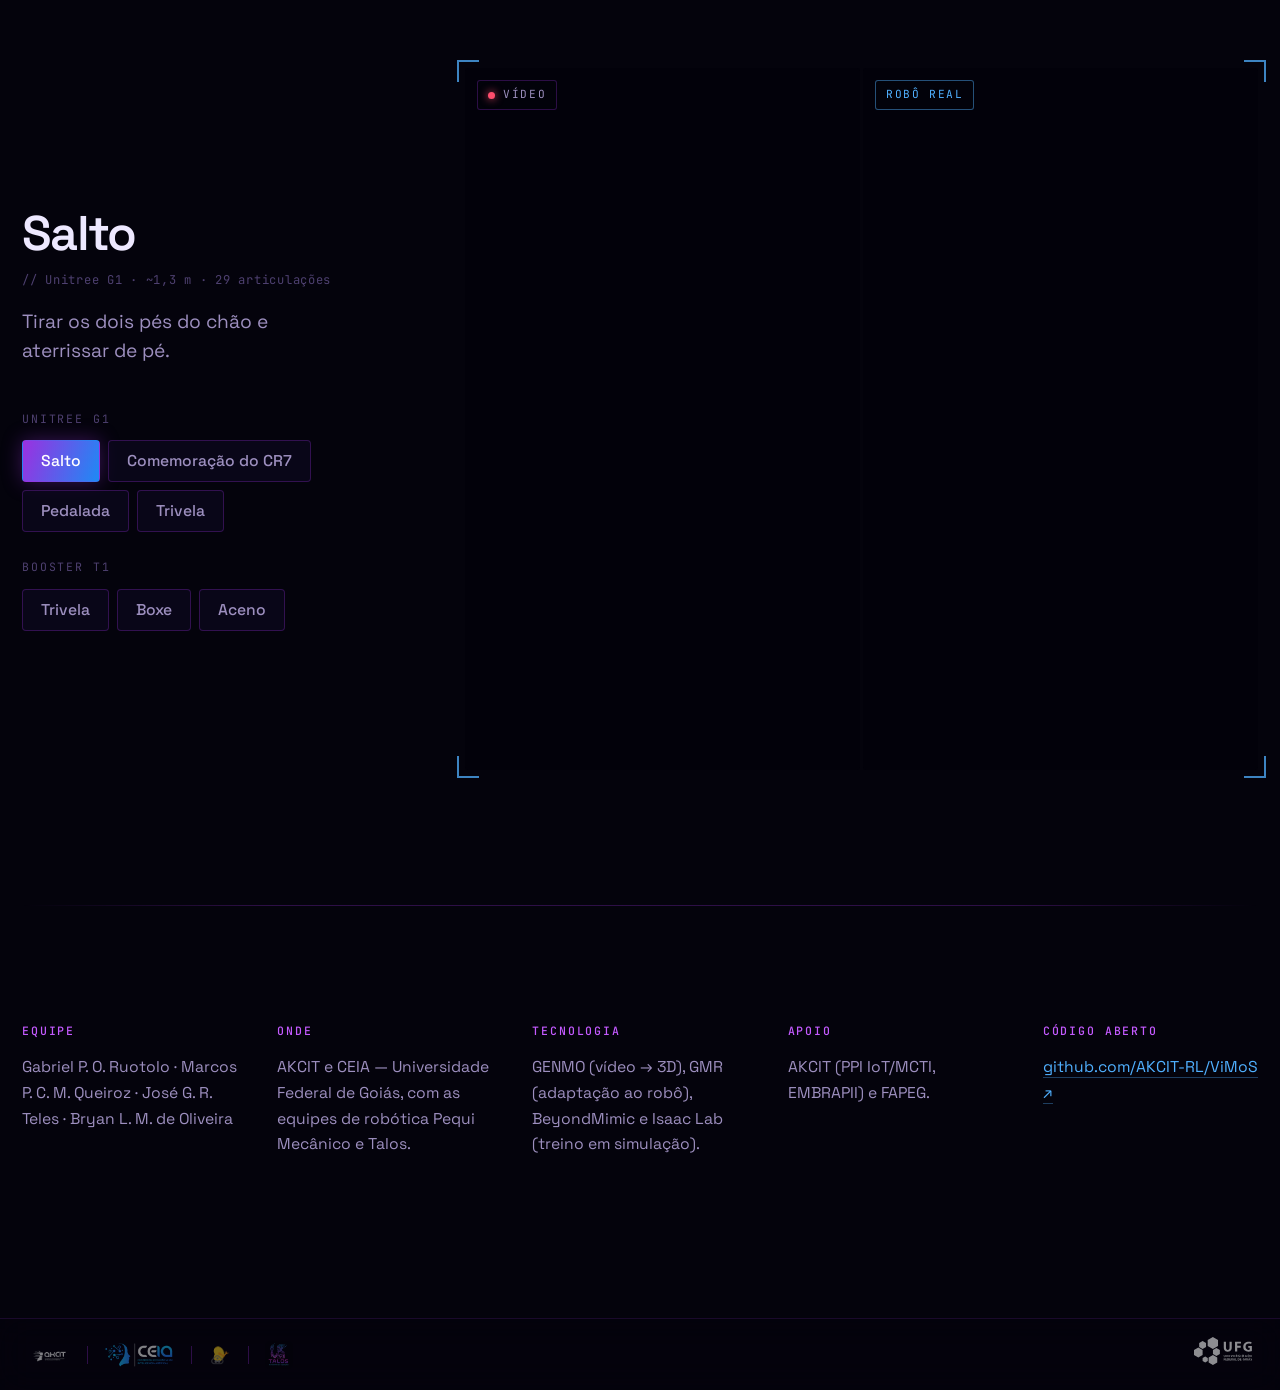
<file: docs/pt/index.html>
<!DOCTYPE html>
<html lang="pt-BR" class="static-site">
<head>
<meta charset="UTF-8">
<script>document.documentElement.classList.add('js');</script>
<meta name="viewport" content="width=device-width, initial-scale=1.0">
<title>ViMoS Demo — AKCIT · CEIA · UFG</title>
<link rel="preconnect" href="https://fonts.googleapis.com">
<link rel="preconnect" href="https://fonts.gstatic.com" crossorigin>
<link href="https://fonts.googleapis.com/css2?family=Space+Grotesk:wght@300;400;500;600;700&family=Inter:wght@300;400;500;600;700&family=JetBrains+Mono:wght@400;500&display=swap" rel="stylesheet">
<style>
/* ═══════════════════════════════════════════
   TOKENS
   ═══════════════════════════════════════════ */
:root {
  --bg:       #04030C;
  --bg2:      #07051A;
  --surface:  rgba(14,9,34,.88);
  --surface2: rgba(22,14,52,.92);

  /* AKCIT/CEIA brand gradient: purple → blue */
  --purple:  #9B30E0;
  --blue:    #1E8AF5;
  --neon-p:  #C45AFF;
  --neon-b:  #50B0FF;

  --grad: linear-gradient(110deg, var(--purple) 0%, var(--blue) 100%);
  --grad-s: linear-gradient(110deg, rgba(155,48,224,.12) 0%, rgba(30,138,245,.12) 100%);

  --text:  #EDE8FF;
  --text2: #9D8FBF;
  --text3: #4E4070;

  --ok:   #6E3FFF;
  --err:  #FF4D6D;
  --warn: #C084FC;

  --b1: rgba(155,48,224,.15);
  --b2: rgba(155,48,224,.28);

  --r:  8px;
  --r2: 14px;
  --mono: 'JetBrains Mono', 'Cascadia Code', monospace;
}

*, *::before, *::after { box-sizing: border-box; margin:0; padding:0; }
html { scroll-behavior: smooth; }

body {
  font-family: 'Space Grotesk', 'Inter', system-ui, sans-serif;
  background: var(--bg);
  color: var(--text);
  min-height: 100vh;
  font-size: 15px;
  line-height: 1.6;
  -webkit-font-smoothing: antialiased;
  overflow-x: hidden;
}

/* ── Star field ─────────────────────────────── */
body::before {
  content: '';
  position: fixed; inset: 0; z-index: 0; pointer-events: none;
  background-image:
    radial-gradient(1px 1px at  8% 12%, rgba(196,90,255,.5)  0%, transparent 100%),
    radial-gradient(1px 1px at 22%  7%, rgba(255,255,255,.3)  0%, transparent 100%),
    radial-gradient(1.5px 1.5px at 38% 20%, rgba(80,176,255,.55) 0%, transparent 100%),
    radial-gradient(1px 1px at 54%  4%, rgba(255,255,255,.3)  0%, transparent 100%),
    radial-gradient(1px 1px at 68% 17%, rgba(196,90,255,.4)   0%, transparent 100%),
    radial-gradient(1.5px 1.5px at 84%  9%, rgba(30,138,245,.5) 0%, transparent 100%),
    radial-gradient(1px 1px at 13% 38%, rgba(255,255,255,.18) 0%, transparent 100%),
    radial-gradient(1px 1px at 33% 52%, rgba(155,48,224,.3)   0%, transparent 100%),
    radial-gradient(1px 1px at 58% 45%, rgba(255,255,255,.18) 0%, transparent 100%),
    radial-gradient(1px 1px at 78% 58%, rgba(80,176,255,.22)  0%, transparent 100%),
    radial-gradient(1px 1px at  4% 68%, rgba(155,48,224,.2)   0%, transparent 100%),
    radial-gradient(1px 1px at 88% 72%, rgba(255,255,255,.25) 0%, transparent 100%),
    radial-gradient(1px 1px at 43% 79%, rgba(30,138,245,.2)   0%, transparent 100%),
    radial-gradient(1px 1px at 19% 86%, rgba(255,255,255,.18) 0%, transparent 100%),
    radial-gradient(1px 1px at 73% 90%, rgba(196,90,255,.18)  0%, transparent 100%),
    radial-gradient(1.5px 1.5px at 63% 28%, rgba(255,255,255,.28) 0%, transparent 100%),
    radial-gradient(1px 1px at 91% 40%, rgba(30,138,245,.28)  0%, transparent 100%);
}
body::after {
  content: '';
  position: fixed; inset: 0; z-index: 0; pointer-events: none;
  background:
    radial-gradient(ellipse 80% 55% at 50% -8%,  rgba(80,30,160,.3)  0%, transparent 65%),
    radial-gradient(ellipse 50% 35% at 88% 80%,  rgba(30,80,200,.1)  0%, transparent 55%),
    radial-gradient(ellipse 40% 28% at  5% 65%,  rgba(130,40,220,.07) 0%, transparent 55%);
}

nav, .hero, .main, footer { position: relative; z-index: 1; }

/* ═══════════════════════════════════════════
   NAV
   ═══════════════════════════════════════════ */
nav {
  position: sticky; top: 0; z-index: 100;
  height: 68px; padding: 0 28px;
  display: flex; align-items: center; justify-content: space-between;
  background: rgba(4,3,12,.82);
  backdrop-filter: blur(20px) saturate(160%);
  -webkit-backdrop-filter: blur(20px) saturate(160%);
  border-bottom: 1px solid var(--b1);
  transition: transform .3s ease;
}
nav.nav-hidden { transform: translateY(-100%); }

.nav-brands { display: flex; align-items: center; gap: 0; }

.brand-link {
  display: flex; align-items: center;
  padding: 6px 12px; border-radius: var(--r);
  text-decoration: none; transition: background .15s;
}
.brand-link:hover { background: rgba(155,48,224,.08); }

/* AKCIT — bigger */
.brand-link.akcit img {
  height: 48px; width: auto; object-fit: contain;
  filter: brightness(1.1) saturate(1.1);
}

/* CEIA — show original blue (logo já tem fundo transparente) */
.brand-link.ceia img {
  height: 34px; width: auto; object-fit: contain;
  opacity: .9;
}

/* Pequi — full logo horizontal no nav */
.brand-link.pequi img {
  height: 36px; width: auto; object-fit: contain;
  max-width: 140px;
}
.brand-link.pequi .fb-txt,
.brand-link.talos .fb-txt {
  margin-left: 8px; font-size: 13px; font-weight: 600;
  color: var(--text2);
}

/* Talos — black-bg logo, screen blend to remove black */
.brand-link.talos img {
  height: 38px; width: 38px; object-fit: contain;
  border-radius: 8px;
  mix-blend-mode: screen;
}

.nav-sep {
  width: 1px; height: 32px; flex-shrink: 0;
  background: linear-gradient(to bottom, transparent, var(--b2), transparent);
}

.nav-right { display: flex; align-items: center; gap: 8px; }
.nav-chip {
  font-size: 11px; font-weight: 600; letter-spacing: 1.2px;
  text-transform: uppercase; padding: 4px 12px; border-radius: 20px;
}
.nc-demo { background: rgba(155,48,224,.12); border: 1px solid rgba(155,48,224,.3); color: var(--neon-p); }
.nc-ufg  { background: rgba(30,138,245,.08);  border: 1px solid rgba(30,138,245,.2);  color: var(--neon-b); }

/* Fallback text logo */
.fb-logo {
  font-weight: 700; font-size: 14px; letter-spacing: .5px;
  background: var(--grad);
  -webkit-background-clip: text; -webkit-text-fill-color: transparent;
  background-clip: text;
}

/* ═══════════════════════════════════════════
   MAIN
   ═══════════════════════════════════════════ */
.main { max-width: 1600px; margin: 0 auto; padding: 0 22px 88px; }

/* ═══════════════════════════════════════════
   GLASS CARD
   ═══════════════════════════════════════════ */
.card {
  position: relative;
  background: var(--surface);
  backdrop-filter: blur(24px) saturate(150%);
  -webkit-backdrop-filter: blur(24px) saturate(150%);
  border: 1px solid var(--b1); border-radius: var(--r2);
  margin-bottom: 16px; overflow: hidden;
}
.card::before {
  content: '';
  position: absolute; inset: 0; border-radius: var(--r2);
  background: linear-gradient(145deg,
    rgba(155,48,224,.04) 0%, transparent 50%, rgba(30,138,245,.03) 100%);
  pointer-events: none;
}

.card-head {
  padding: 13px 20px;
  display: flex; align-items: center; gap: 11px;
  border-bottom: 1px solid var(--b1);
  background: rgba(155,48,224,.04);
}
.card-icon {
  width: 32px; height: 32px; border-radius: 7px; flex-shrink: 0;
  background: var(--grad-s); border: 1px solid var(--b2);
  display: flex; align-items: center; justify-content: center; color: var(--neon-p);
}
.card-icon svg { width: 15px; height: 15px; }
.card-title { font-weight: 600; font-size: .9rem; letter-spacing: .2px; }
.card-body  { padding: 22px; }

/* ═══════════════════════════════════════════
   DROP ZONE
   ═══════════════════════════════════════════ */
.dz {
  position: relative; border: 1.5px dashed rgba(155,48,224,.25);
  border-radius: var(--r); padding: 52px 24px; text-align: center;
  cursor: pointer; background: rgba(155,48,224,.025); transition: all .22s; overflow: hidden;
}
.dz::before {
  content: ''; position: absolute; inset: 0;
  background: radial-gradient(ellipse 60% 50% at 50% 110%, rgba(155,48,224,.06) 0%, transparent 70%);
  pointer-events: none;
}
.dz input { display: none; }
.dz:hover, .dz.over {
  border-color: var(--purple); background: rgba(155,48,224,.06);
  box-shadow: 0 0 0 4px rgba(155,48,224,.06);
}

.dz-icon {
  width: 52px; height: 52px; margin: 0 auto 14px;
  background: var(--grad-s); border: 1px solid var(--b2); border-radius: 12px;
  display: flex; align-items: center; justify-content: center; color: var(--neon-p);
}
.dz-icon svg { width: 24px; height: 24px; }
.dz-title { font-size: 1.05rem; font-weight: 600; margin-bottom: 5px; }
.dz-hint  { font-size: .82rem; color: var(--text3); }
.dz-hint b { color: var(--neon-b); font-weight: 600; }

.fc {
  display: none; align-items: center; gap: 10px; margin-top: 14px;
  padding: 10px 14px; background: rgba(155,48,224,.07);
  border: 1px solid rgba(155,48,224,.22); border-radius: var(--r);
}
.fc.show { display: flex; }
.fc-ico { flex-shrink: 0; color: var(--neon-p); }
.fc-ico svg { width: 18px; height: 18px; }
.fc-name {
  flex: 1; font-weight: 500; color: var(--neon-b);
  overflow: hidden; text-overflow: ellipsis; white-space: nowrap; font-size: .86rem;
}
.fc-size { color: var(--text3); flex-shrink: 0; font-size: .78rem; }
.fc-rm {
  background: none; border: none; color: var(--text3); cursor: pointer;
  padding: 3px 7px; border-radius: 5px; line-height: 1; flex-shrink: 0;
  transition: all .15s; display: flex; align-items: center;
}
.fc-rm svg { width: 14px; height: 14px; }
.fc-rm:hover { color: var(--err); background: rgba(255,77,109,.1); }

/* ═══════════════════════════════════════════
   RUN BUTTON
   ═══════════════════════════════════════════ */
#run-btn {
  display: flex; align-items: center; justify-content: center; gap: 10px;
  width: 100%; padding: 15px 28px;
  font-family: 'Space Grotesk', sans-serif;
  font-size: 1rem; font-weight: 700; letter-spacing: .8px; color: #fff;
  background: var(--grad); border: none; border-radius: var(--r);
  cursor: pointer; margin-bottom: 16px; transition: all .2s;
  box-shadow: 0 0 28px rgba(155,48,224,.35), 0 4px 14px rgba(0,0,0,.4);
  animation: btn-glow 3s ease-in-out infinite;
}
@keyframes btn-glow {
  0%,100% { box-shadow: 0 0 28px rgba(155,48,224,.35), 0 4px 14px rgba(0,0,0,.4); }
  50%      { box-shadow: 0 0 44px rgba(155,48,224,.55), 0 4px 20px rgba(0,0,0,.5); }
}
#run-btn:hover:not(:disabled) {
  transform: translateY(-2px);
  box-shadow: 0 0 56px rgba(155,48,224,.6), 0 8px 24px rgba(0,0,0,.5);
  animation: none;
}
#run-btn:active:not(:disabled) { transform: translateY(0); }
#run-btn:disabled { opacity: .25; cursor: not-allowed; transform: none; animation: none; box-shadow: none; }
.btn-ico { display: flex; align-items: center; }
.btn-ico svg { width: 18px; height: 18px; }

/* ═══════════════════════════════════════════
   ERROR
   ═══════════════════════════════════════════ */
#err-banner {
  display: none; padding: 12px 16px; margin-bottom: 14px;
  border: 1px solid rgba(255,77,109,.3); border-left: 3px solid var(--err);
  border-radius: var(--r); background: rgba(255,77,109,.07); color: #FF8099; font-size: .85rem;
}
#err-banner.show { display: block; }

/* ═══════════════════════════════════════════
   STEPS
   ═══════════════════════════════════════════ */
#prog-card { display: none; }
#prog-card.show { display: block; }

.steps-wrap { display: flex; align-items: center; padding: 22px 16px 14px; overflow-x: auto; }

.step {
  flex: 1; min-width: 100px;
  display: flex; flex-direction: column; align-items: center; padding: 0 10px;
}

.step-ring {
  width: 52px; height: 52px; border-radius: 50%;
  border: 2px solid rgba(255,255,255,.06);
  background: rgba(255,255,255,.025);
  display: flex; align-items: center; justify-content: center;
  margin-bottom: 10px; transition: all .3s; position: relative; color: var(--text3);
}
.step-ring svg { width: 22px; height: 22px; }

.step.running .step-ring {
  border-color: var(--warn); color: var(--warn);
  background: rgba(192,132,252,.07);
  animation: rpulse 1.6s ease-in-out infinite;
}
@keyframes rpulse {
  0%,100% { box-shadow: 0 0 0 3px rgba(192,132,252,.1); }
  50%      { box-shadow: 0 0 0 9px rgba(192,132,252,.03), 0 0 24px rgba(192,132,252,.2); }
}
.step.done .step-ring {
  border-color: var(--blue); color: var(--neon-b);
  background: rgba(30,138,245,.07);
  box-shadow: 0 0 0 4px rgba(30,138,245,.06), 0 0 14px rgba(30,138,245,.15);
}
.step.error .step-ring { border-color: var(--err); color: var(--err); background: rgba(255,77,109,.07); }

.step.done  .step-ring .si,
.step.error .step-ring .si { display: none; }
.step.done  .step-ring::after { content:''; display:block; width:22px; height:22px; position:absolute;
  background-image: url("data:image/svg+xml,%3Csvg xmlns='http://www.w3.org/2000/svg' viewBox='0 0 24 24' fill='none' stroke='%2350B0FF' stroke-width='2.2' stroke-linecap='round' stroke-linejoin='round'%3E%3Cpolyline points='20 6 9 17 4 12'/%3E%3C/svg%3E");
  background-size: contain; background-repeat: no-repeat; }
.step.error .step-ring::after { content:''; display:block; width:20px; height:20px; position:absolute;
  background-image: url("data:image/svg+xml,%3Csvg xmlns='http://www.w3.org/2000/svg' viewBox='0 0 24 24' fill='none' stroke='%23FF4D6D' stroke-width='2.2' stroke-linecap='round' stroke-linejoin='round'%3E%3Cline x1='18' y1='6' x2='6' y2='18'/%3E%3Cline x1='6' y1='6' x2='18' y2='18'/%3E%3C/svg%3E");
  background-size: contain; background-repeat: no-repeat; }

.step-label { font-weight: 600; font-size: .88rem; margin-bottom: 2px; text-align: center; }
.step-sub   { font-size: .72rem; color: var(--text3); text-align: center; }
.step.running .step-label { color: var(--warn); }
.step.done    .step-label { color: var(--neon-b); }
.step.error   .step-label { color: var(--err); }

.step-con {
  flex-shrink: 0; width: 36px; height: 2px; margin-bottom: 22px; position: relative;
  background: linear-gradient(90deg, rgba(155,48,224,.12), rgba(30,138,245,.12));
}
.step-con::after {
  content: ''; position: absolute; right: -5px; top: -4px;
  border-left: 8px solid rgba(80,176,255,.2);
  border-top: 5px solid transparent; border-bottom: 5px solid transparent;
}

/* ═══════════════════════════════════════════
   LOG
   ═══════════════════════════════════════════ */
.log-wrap { border-top: 1px solid var(--b1); padding: 0 20px 18px; }
.log-toggle {
  display: flex; align-items: center; justify-content: space-between;
  padding: 12px 0 8px; cursor: pointer; user-select: none;
}
.log-toggle:hover .lt-l { color: var(--text2); }
.lt-l { display: flex; align-items: center; gap: 8px; font-size: .8rem; color: var(--text3); transition: color .15s; }
.lt-caret { font-size: 9px; transition: transform .2s; color: var(--neon-p); opacity: .7; }
.log-toggle.open .lt-caret { transform: rotate(90deg); }
.lt-cnt { font-size: .72rem; color: var(--text3); font-family: monospace; }

#log-box {
  display: none;
  background: rgba(2,0,10,.9); border: 1px solid rgba(155,48,224,.1); border-radius: var(--r);
  padding: 12px 14px; max-height: 260px; overflow-y: auto;
  font-family: 'Cascadia Code','Consolas', monospace; font-size: .72rem; line-height: 1.7; color: #8E6FDE;
  scrollbar-width: thin; scrollbar-color: rgba(155,48,224,.2) transparent;
}
#log-box.open { display: block; }
#log-box::-webkit-scrollbar { width: 4px; }
#log-box::-webkit-scrollbar-thumb { background: rgba(155,48,224,.25); border-radius: 2px; }
.ll { white-space: pre-wrap; word-break: break-all; }
.ll.sep  { color: var(--neon-p); font-weight: 600; border-bottom: 1px solid rgba(155,48,224,.1); padding-bottom: 3px; margin: 5px 0 2px; }
.ll.lerr { color: var(--err); }

/* ═══════════════════════════════════════════
   RESULTS — 2×2 LARGE
   ═══════════════════════════════════════════ */
#results { display: none; }
#results.show {
  display: flex;
  flex-direction: column;
  height: 100vh;
  width: 100vw;
  margin-left: calc(-50vw + 50%);
  padding: 6px 8px 8px;
  box-sizing: border-box;
}
#results .sec-head { flex-shrink: 0; margin-bottom: 4px; }
#results #timing-bar { flex-shrink: 0; margin-bottom: 6px; padding: 8px 16px; }

.sec-head { display: flex; align-items: center; gap: 14px; margin-bottom: 18px; }
.sec-label { font-size: .72rem; font-weight: 600; letter-spacing: 2.5px; text-transform: uppercase; color: var(--text3); white-space: nowrap; }
.sec-line  { flex: 1; height: 1px; background: linear-gradient(90deg, var(--b2), transparent); }

.vgrid {
  display: grid;
  grid-template-columns: 1fr 1fr;
  grid-template-rows: 1fr 1fr;
  gap: 6px;
  flex: 1;
  min-height: 0;
}
@media (max-width: 900px) { .vgrid { grid-template-columns: 1fr; grid-template-rows: repeat(4, 1fr); } }

.vcol {
  background: var(--surface); border: 1px solid var(--b1); border-radius: var(--r2);
  overflow: hidden; backdrop-filter: blur(16px); transition: border-color .2s, transform .15s;
}
.vcol:hover { transform: translateY(-2px); }
.vcol.v-orig  { border-color: rgba(90,72,128,.28); }
.vcol.v-genmo { border-color: rgba(155,48,224,.2); }
.vcol.v-g1    { border-color: rgba(30,138,245,.22); }
.vcol.v-t1    { border-color: rgba(100,60,220,.2); }
.vcol:hover.v-orig  { border-color: rgba(90,72,128,.5); }
.vcol:hover.v-genmo { border-color: rgba(155,48,224,.4); }
.vcol:hover.v-g1    { border-color: rgba(30,138,245,.45); }
.vcol:hover.v-t1    { border-color: rgba(100,60,220,.4); }

.vcol-head {
  padding: 11px 16px; display: flex; align-items: center; gap: 9px;
  background: rgba(155,48,224,.04); border-bottom: 1px solid var(--b1);
}
.vtag {
  font-size: 10px; font-weight: 700; letter-spacing: 1px;
  text-transform: uppercase; padding: 3px 10px; border-radius: 4px; flex-shrink: 0;
}
.vt-orig  { background: rgba(90,72,128,.12);  border: 1px solid rgba(90,72,128,.25);  color: var(--text2); }
.vt-genmo { background: rgba(155,48,224,.1);  border: 1px solid rgba(155,48,224,.25); color: var(--neon-p); }
.vt-g1    { background: rgba(30,138,245,.1);  border: 1px solid rgba(30,138,245,.25); color: var(--neon-b); }
.vt-t1    { background: rgba(100,60,220,.1);  border: 1px solid rgba(100,60,220,.25); color: #A88DFF; }
.vcol-title { font-weight: 600; font-size: .88rem; }
.vcol { display: flex; flex-direction: column; }
.vcol-head { flex-shrink: 0; }
.vcol video { flex: 1; min-height: 0; width: 100%; display: block; background: #000; object-fit: contain; }

/* ═══════════════════════════════════════════
   FOOTER
   ═══════════════════════════════════════════ */
footer {
  position: relative; z-index: 1;
  border-top: 1px solid var(--b1); background: rgba(4,3,12,.75);
  backdrop-filter: blur(16px); padding: 18px 28px;
  display: flex; align-items: center; justify-content: space-between;
  flex-wrap: wrap; gap: 12px;
}
.footer-logos { display: flex; align-items: center; gap: 16px; }
.footer-logos a { display: flex; align-items: center; }
.footer-logos img {
  height: 24px; width: auto; object-fit: contain;
  opacity: .5; transition: opacity .2s;
}
.footer-logos a:hover img { opacity: .85; }
/* AKCIT no footer — precisa inversão pois tem fundo colorido */
.footer-logos .fl-akcit img { filter: brightness(0) invert(1); }
/* Talos no footer — remove bg preto */
.footer-logos .fl-talos img { mix-blend-mode: screen; }
.f-sep { width: 1px; height: 18px; background: var(--b2); }
.footer-r { font-size: .78rem; color: var(--text3); letter-spacing: .5px; }

/* ═══════════════════════════════════════════
   NAV LINKS
   ═══════════════════════════════════════════ */
.nav-links { display: flex; align-items: center; gap: 2px; }
.nav-links a {
  font-family: var(--mono); font-size: .74rem; letter-spacing: .08em; text-transform: uppercase;
  color: var(--text2); text-decoration: none; padding: 7px 12px; border-radius: 3px;
  transition: color .15s, background .15s; white-space: nowrap;
}
.nav-links a:hover { color: var(--text); background: rgba(155,48,224,.1); }
.nav-links a.nl-demo { color: var(--neon-p); border: 1px solid rgba(196,90,255,.35); margin-left: 8px; }
@media (max-width: 1180px) { .nav-links { display: none; } }

/* ═══════════════════════════════════════════
   TECH BACKDROP (grid + scanline)
   ═══════════════════════════════════════════ */
.gridbg {
  position: fixed; inset: 0; z-index: 0; pointer-events: none;
  background-image:
    linear-gradient(rgba(155,48,224,.07) 1px, transparent 1px),
    linear-gradient(90deg, rgba(155,48,224,.07) 1px, transparent 1px);
  background-size: 72px 72px;
  -webkit-mask-image: radial-gradient(ellipse 90% 70% at 50% 0%, #000 0%, transparent 78%);
          mask-image: radial-gradient(ellipse 90% 70% at 50% 0%, #000 0%, transparent 78%);
}

/* ═══════════════════════════════════════════
   SHARED TYPE
   ═══════════════════════════════════════════ */
.grad-txt {
  background: var(--grad);
  -webkit-background-clip: text; -webkit-text-fill-color: transparent; background-clip: text;
}
.eyebrow, .idx {
  font-family: var(--mono); font-size: .76rem; letter-spacing: .16em; text-transform: uppercase;
  display: flex; align-items: center; gap: 14px;
}
.eyebrow { color: var(--neon-p); margin-bottom: 30px; }
.eyebrow::before { content: ''; width: 32px; height: 1px; background: var(--grad); }
.idx { color: var(--text3); margin-bottom: 34px; }
.idx b { color: var(--neon-p); font-weight: 500; }
.idx::after { content: ''; width: 72px; height: 1px; background: linear-gradient(90deg, var(--b2), transparent); }
.h2x {
  font-size: clamp(2.3rem, 5vw, 4.6rem); font-weight: 600;
  letter-spacing: -.035em; line-height: 1.03; max-width: 16ch;
}
.leadx {
  font-size: clamp(1.15rem, 1.55vw, 1.42rem); color: var(--text2);
  line-height: 1.55; max-width: 36ch; margin-top: 28px;
}
.leadx b { color: var(--text); font-weight: 500; }
.mono-note { font-family: var(--mono); font-size: .76rem; letter-spacing: .06em; color: var(--text3); }

/* ═══════════════════════════════════════════
   HERO
   ═══════════════════════════════════════════ */
.hero { padding: 0 22px; }
.hero-wrap {
  max-width: 1320px; margin: 0 auto; min-height: calc(100vh - 68px);
  display: grid; grid-template-columns: 1.1fr 1fr; gap: 64px; align-items: center;
  padding: 40px 0 72px;
}
@media (max-width: 980px) { .hero-wrap { grid-template-columns: 1fr; min-height: 0; padding-top: 64px; gap: 44px; } }
.hero h1 {
  font-size: clamp(2.7rem, 5.8vw, 5.6rem); font-weight: 600;
  letter-spacing: -.04em; line-height: .98; margin-bottom: 30px;
}
.hero-sub { font-size: clamp(1.15rem, 1.55vw, 1.42rem); color: var(--text2); line-height: 1.5; max-width: 30ch; }
.hero-ctas { display: flex; flex-wrap: wrap; gap: 12px; margin-top: 44px; }
.cta {
  display: inline-flex; align-items: center; gap: 10px;
  font-weight: 600; font-size: 1rem; text-decoration: none;
  padding: 15px 26px; border-radius: 4px; transition: transform .15s, box-shadow .2s, background .2s;
}
.cta:hover { transform: translateY(-2px); }
.cta-main { color: #fff; background: var(--grad); box-shadow: 0 0 30px rgba(155,48,224,.35); }
.cta-main:hover { box-shadow: 0 0 46px rgba(155,48,224,.55); }
.cta-ghost { color: var(--text); border: 1px solid var(--b2); background: rgba(14,9,34,.6); }
.cta-ghost:hover { border-color: var(--neon-b); }
.hero-org { margin-top: 56px; }

/* ═══════════════════════════════════════════
   HUD FRAME + VIDEO DUO
   ═══════════════════════════════════════════ */
.frame { position: relative; width: fit-content; max-width: 100%; margin-inline: auto; }
.frame.wide { width: auto; }
.frame::after {
  content: ''; position: absolute; inset: -8px; pointer-events: none; opacity: .75;
  --c: var(--neon-b); --l: 22px; --w: 2px;
  background:
    linear-gradient(var(--c),var(--c)) top left    / var(--l) var(--w),
    linear-gradient(var(--c),var(--c)) top left    / var(--w) var(--l),
    linear-gradient(var(--c),var(--c)) top right   / var(--l) var(--w),
    linear-gradient(var(--c),var(--c)) top right   / var(--w) var(--l),
    linear-gradient(var(--c),var(--c)) bottom left / var(--l) var(--w),
    linear-gradient(var(--c),var(--c)) bottom left / var(--w) var(--l),
    linear-gradient(var(--c),var(--c)) bottom right/ var(--l) var(--w),
    linear-gradient(var(--c),var(--c)) bottom right/ var(--w) var(--l);
  background-repeat: no-repeat;
}
.duo {
  --h: min(74vh, 700px);
  display: grid; gap: 3px; justify-content: center;
  grid-template-columns: repeat(2, minmax(0, calc(var(--h) * 9 / 16)));
}
.duo figure { position: relative; margin: 0; background: #02010a; overflow: hidden; border-radius: 3px; }
.duo video { width: 100%; aspect-ratio: 9 / 16; object-fit: cover; display: block; }
.duo figcaption, .hudtag {
  font-family: var(--mono); font-size: .7rem; letter-spacing: .14em; text-transform: uppercase;
  display: inline-flex; align-items: center; gap: 8px; color: var(--text2);
}
.duo figcaption {
  position: absolute; left: 12px; top: 12px; padding: 5px 10px; border-radius: 3px;
  background: rgba(4,3,12,.74); border: 1px solid var(--b2);
}
.duo figure:last-child figcaption { color: var(--neon-b); border-color: rgba(80,176,255,.45); }
.rec { width: 7px; height: 7px; border-radius: 50%; background: #FF4D6D; box-shadow: 0 0 8px #FF4D6D; animation: blink 1.6s infinite; }
@keyframes blink { 0%,100% { opacity: 1 } 50% { opacity: .2 } }

/* ═══════════════════════════════════════════
   SECTIONS
   ═══════════════════════════════════════════ */
.sx { max-width: 1320px; margin: 0 auto; padding: 15vh 0; scroll-margin-top: 68px; position: relative; }
.sx + .sx::before {
  content: ''; position: absolute; top: 0; left: 0; right: 0; height: 1px;
  background: linear-gradient(90deg, transparent, var(--b2) 20%, var(--b2) 80%, transparent);
}

/* uses — editorial rows */
.rows { margin-top: 76px; border-top: 1px solid var(--b1); }
.row {
  display: grid; grid-template-columns: 80px 1fr auto; align-items: baseline; gap: 24px;
  padding: 28px 6px; border-bottom: 1px solid var(--b1); transition: background .25s, padding .25s;
}
.row:hover { background: linear-gradient(90deg, rgba(155,48,224,.1), transparent 70%); padding-left: 18px; }
.row .n { font-family: var(--mono); font-size: .8rem; color: var(--text3); }
.row .w { font-size: clamp(1.7rem, 3.2vw, 2.8rem); font-weight: 600; letter-spacing: -.03em; }
.row .d { font-size: 1.08rem; color: var(--text2); text-align: right; }
.row:hover .n { color: var(--neon-p); }
@media (max-width: 760px) {
  .row { grid-template-columns: 44px 1fr; gap: 6px 14px; }
  .row .d { grid-column: 2; text-align: left; }
}

/* big numbers */
.bignums { display: grid; grid-template-columns: repeat(3, 1fr); margin-top: 84px; border-top: 1px solid var(--b1); }
.bignum { padding: 34px 30px 6px 0; }
.bignum + .bignum { padding-left: 30px; border-left: 1px solid var(--b1); }
.bignum .v {
  font-size: clamp(3.6rem, 8vw, 7rem); font-weight: 600; letter-spacing: -.05em; line-height: 1;
  background: var(--grad); -webkit-background-clip: text; -webkit-text-fill-color: transparent; background-clip: text;
}
.bignum .l { margin-top: 16px; font-size: 1.1rem; color: var(--text2); line-height: 1.45; max-width: 18ch; }
@media (max-width: 760px) {
  .bignums { grid-template-columns: 1fr; }
  .bignum, .bignum + .bignum { padding: 26px 0; border-left: 0; border-bottom: 1px solid var(--b1); }
}

/* mocap × video */
.vs2 { display: grid; grid-template-columns: 1fr 1fr; gap: 20px; margin-top: 76px; }
@media (max-width: 860px) { .vs2 { grid-template-columns: 1fr; } }
.vp {
  padding: 44px 40px; border: 1px solid var(--b1); border-radius: 6px;
  background: var(--surface); position: relative; overflow: hidden;
}
.vp.video { border-color: rgba(80,176,255,.32); background: linear-gradient(160deg, rgba(30,138,245,.12), var(--surface) 60%); }
.vp .t { font-family: var(--mono); font-size: .74rem; letter-spacing: .16em; text-transform: uppercase; color: var(--text3); }
.vp.video .t { color: var(--neon-b); }
.vp h3 { font-size: clamp(1.8rem, 2.8vw, 2.6rem); font-weight: 600; letter-spacing: -.03em; margin: 16px 0 14px; line-height: 1.08; }
.vp p { font-size: 1.18rem; color: var(--text2); line-height: 1.5; max-width: 26ch; }
.tags { display: flex; flex-wrap: wrap; gap: 8px; margin-top: 32px; }
.tag { font-family: var(--mono); font-size: .76rem; letter-spacing: .04em; padding: 7px 12px; border-radius: 3px; border: 1px solid var(--b2); color: var(--text2); }
.tag.g { color: var(--neon-b); border-color: rgba(80,176,255,.38); }
.tag.r { color: #FF8099; border-color: rgba(255,77,109,.32); }

/* discovery — giant statement */
.disc { padding-top: 20vh; padding-bottom: 20vh; }
.disc .glow {
  position: absolute; inset: 10% -10%; pointer-events: none; z-index: -1;
  background: radial-gradient(ellipse 55% 45% at 40% 50%, rgba(155,48,224,.18), transparent 70%);
}
.disc .big { font-size: clamp(2.7rem, 6.6vw, 6.4rem); font-weight: 600; letter-spacing: -.045em; line-height: 1; }
.disc .big .dim { color: var(--text3); }
.disc .leadx { max-width: 44ch; margin-top: 48px; }
.disc .mono-note { margin-top: 26px; max-width: 70ch; line-height: 1.7; }

/* how it works — stepper */
.stepper { display: grid; grid-template-columns: 380px 1fr; gap: 56px; margin-top: 72px; align-items: start; }
@media (max-width: 980px) { .stepper { grid-template-columns: 1fr; gap: 36px; } }
.slist { border-top: 1px solid var(--b1); }
.sbtn {
  appearance: none; background: none; border: 0; border-bottom: 1px solid var(--b1);
  width: 100%; text-align: left; font-family: inherit; color: inherit; cursor: pointer;
  display: block; padding: 22px 4px; position: relative;
}
.sbtn:focus-visible { outline: 1px solid var(--neon-b); outline-offset: 2px; }
.sbtn .sn { font-family: var(--mono); font-size: .74rem; letter-spacing: .12em; color: var(--text3); }
.sbtn .st { display: block; font-size: 1.5rem; font-weight: 600; letter-spacing: -.02em; color: var(--text3); margin-top: 4px; transition: color .2s; }
.sbtn:hover .st { color: var(--text2); }
.sbtn .sd { display: block; max-height: 0; overflow: hidden; color: var(--text2); font-size: 1.05rem; line-height: 1.5; transition: max-height .35s ease, margin-top .35s ease; }
.sbtn.on .sn { color: var(--neon-p); }
.sbtn.on .st { color: var(--text); }
.sbtn.on .sd { max-height: 140px; margin-top: 8px; }
.sbtn .bar { position: absolute; left: 0; bottom: -1px; height: 2px; width: 0; background: var(--grad); }
.sbtn.off { opacity: .32; cursor: not-allowed; }
.stage { position: sticky; top: 92px; }
.stage-top { display: flex; justify-content: space-between; align-items: center; flex-wrap: wrap; gap: 14px; margin-bottom: 18px; }
.stage .frame video { width: 100%; height: min(68vh, 660px); object-fit: contain; display: block; background: #02010a; border-radius: 3px; }
@media (max-width: 980px) { .stage { position: static; } .stage .frame video { height: 56vh; } }

.seg { display: inline-flex; padding: 3px; border-radius: 4px; border: 1px solid var(--b2); background: rgba(14,9,34,.7); }
.seg button {
  font-family: inherit; font-size: .88rem; font-weight: 600; color: var(--text2);
  background: none; border: none; padding: 8px 16px; border-radius: 3px; cursor: pointer; transition: all .15s;
}
.seg button:hover { color: var(--text); }
.seg button.on { color: #fff; background: var(--grad); box-shadow: 0 0 14px rgba(155,48,224,.35); }
.ctrls { display: flex; gap: 10px; flex-wrap: wrap; }

/* real robot showcase */
.show { display: grid; grid-template-columns: minmax(280px, 1fr) auto; gap: 64px; align-items: center; margin-top: 72px; }
@media (max-width: 980px) { .show { grid-template-columns: 1fr; gap: 40px; } }
.show .duo { --h: min(78vh, 760px); }
.mname { font-size: clamp(2.2rem, 3.8vw, 3.4rem); font-weight: 600; letter-spacing: -.035em; line-height: 1.05; }
.mrobot { margin-top: 12px; }
.mdesc { font-size: 1.2rem; color: var(--text2); line-height: 1.5; margin-top: 18px; max-width: 26ch; min-height: 3em; }
.cgroups { display: flex; flex-direction: column; gap: 26px; margin-top: 44px; }
.cg-l { font-family: var(--mono); font-size: .72rem; letter-spacing: .16em; text-transform: uppercase; color: var(--text3); }
.chips { display: flex; flex-wrap: wrap; gap: 8px; margin-top: 12px; }
.chip {
  appearance: none; font-family: inherit; font-size: .98rem; font-weight: 500; cursor: pointer;
  padding: 10px 18px; border-radius: 4px; border: 1px solid var(--b2);
  background: rgba(14,9,34,.6); color: var(--text2); transition: all .15s;
}
.chip:hover { color: var(--text); border-color: var(--neon-p); }
.chip.on { color: #fff; background: var(--grad); border-color: transparent; box-shadow: 0 0 20px rgba(155,48,224,.35); }

/* demo intro */
.sx.demo-sx { padding-bottom: 52px; }
.main > .card, .main > #run-btn, .main > #err-banner { max-width: 1300px; margin-left: auto; margin-right: auto; }

/* credits */
.credits2 {
  max-width: 1320px; margin: 0 auto; padding: 13vh 0 8vh; position: relative;
  display: grid; grid-template-columns: repeat(auto-fit, minmax(200px, 1fr)); gap: 40px;
}
.credits2::before { content: ''; position: absolute; top: 0; left: 0; right: 0; height: 1px; background: linear-gradient(90deg, transparent, var(--b2) 20%, var(--b2) 80%, transparent); }
.credits2 h4 { font-family: var(--mono); font-size: .72rem; letter-spacing: .16em; text-transform: uppercase; color: var(--neon-p); font-weight: 500; margin-bottom: 14px; }
.credits2 p { font-size: .98rem; color: var(--text2); line-height: 1.65; }
.cred-link { color: var(--neon-b); text-decoration: none; border-bottom: 1px solid rgba(80,176,255,.35); }
.cred-link:hover { color: var(--text); border-color: var(--text); }

/* GitHub link in nav */
.nav-gh {
  display: inline-flex; align-items: center; gap: 8px; text-decoration: none;
  font-family: var(--mono); font-size: .74rem; letter-spacing: .08em; text-transform: uppercase;
  color: var(--text); padding: 6px 12px; border-radius: 3px; border: 1px solid var(--b2);
  transition: border-color .15s, background .15s;
}
.nav-gh svg { width: 15px; height: 15px; }
.nav-gh:hover { border-color: var(--neon-b); background: rgba(30,138,245,.08); }

/* small screens: keep AKCIT + CEIA + GitHub icon */
@media (max-width: 700px) {
  nav { padding: 0 14px; }
  .brand-link.pequi, .brand-link.talos,
  .nav-brands .nav-sep:nth-of-type(n+2), .nc-ufg { display: none; }
  .nav-gh { padding: 8px 10px; }
  .nav-gh span { display: none; }
}

/* static (GitHub Pages) build: no inference demo */
.static-site .demo-only { display: none !important; }

/* scroll reveal */
.js .rv { opacity: 0; transform: translateY(24px); transition: opacity .8s ease, transform .8s ease; }
.js .rv.in { opacity: 1; transform: none; }
@media (prefers-reduced-motion: reduce) { .js .rv { opacity: 1; transform: none; transition: none; } .rec { animation: none; } }

</style>
</head>
<body>
<div class="gridbg"></div>

<!-- ══════════════════════════ NAV ══════════════════════════ -->
<nav>
  <div class="nav-brands">

    <!-- AKCIT -->
    <a class="brand-link akcit" href="https://akcit.ufg.br/" target="_blank" rel="noopener" title="AKCIT">
      <img src="static/akcit_logo.png" alt="AKCIT"
        onerror="this.style.display='none'; this.nextElementSibling.style.display='block'">
      <span class="fb-logo" style="display:none">AKCIT</span>
    </a>

    <div class="nav-sep"></div>

    <!-- CEIA -->
    <a class="brand-link ceia" href="https://ceia.ufg.br/" target="_blank" rel="noopener" title="CEIA">
      <img src="static/ceia_logo.png" alt="CEIA"
        onerror="this.style.display='none'; this.nextElementSibling.style.display='block'">
      <span class="fb-logo" style="display:none; font-size:13px; color: var(--text2)">CEIA</span>
    </a>

    <div class="nav-sep"></div>

    <!-- Pequi Mecânico — full logo com texto -->
    <a class="brand-link pequi" href="https://pequimecanico.com.br/" target="_blank" rel="noopener" title="Pequi Mecânico">
      <img src="static/pequi_full.png" alt="Pequi Mecânico"
        onerror="this.style.display='none'; this.nextElementSibling.style.display='block'">
      <span class="fb-logo" style="display:none; font-size:13px; background:linear-gradient(90deg,#F5A623,#E8821A);-webkit-background-clip:text;-webkit-text-fill-color:transparent;background-clip:text;">Pequi</span>
    </a>

    <div class="nav-sep"></div>

    <!-- Talos Humanoid Robots -->
    <a class="brand-link talos" href="https://www.instagram.com/taloshumanoid/" target="_blank" rel="noopener" title="Talos Humanoid Robots">
      <img src="static/talos_logo.png" alt="Talos Humanoid Robots"
        onerror="this.style.display='none'; this.nextElementSibling.style.display='block'">
      <span class="fb-logo" style="display:none; font-size:13px">Talos</span>
      <span class="fb-txt">Talos</span>
    </a>

  </div>
  <div class="nav-links">
    <a href="#porque">Por quê</a>
    <a href="#desafio">Desafio</a>
    <a href="#descoberta">Descoberta</a>
    <a href="#como">Como funciona</a>
    <a href="#real">Robô real</a>
    <a href="#demo" class="nl-demo demo-only">Experimente</a>
  </div>
  <div class="nav-right">
    <a class="nav-gh" href="https://github.com/AKCIT-RL/ViMoS" target="_blank" rel="noopener" title="Código no GitHub">
      <svg viewBox="0 0 16 16" fill="currentColor" aria-hidden="true"><path d="M8 0C3.58 0 0 3.58 0 8c0 3.54 2.29 6.53 5.47 7.59.4.07.55-.17.55-.38 0-.19-.01-.82-.01-1.49-2.01.37-2.53-.49-2.69-.94-.09-.23-.48-.94-.82-1.13-.28-.15-.68-.52-.01-.53.63-.01 1.08.58 1.23.82.72 1.21 1.87.87 2.33.66.07-.52.28-.87.51-1.07-1.78-.2-3.64-.89-3.64-3.95 0-.87.31-1.59.82-2.15-.08-.2-.36-1.02.08-2.12 0 0 .67-.21 2.2.82.64-.18 1.32-.27 2-.27.68 0 1.36.09 2 .27 1.53-1.04 2.2-.82 2.2-.82.44 1.1.16 1.92.08 2.12.51.56.82 1.27.82 2.15 0 3.07-1.87 3.75-3.65 3.95.29.25.54.73.54 1.48 0 1.07-.01 1.93-.01 2.2 0 .21.15.46.55.38A8.013 8.013 0 0 0 16 8c0-4.42-3.58-8-8-8z"/></svg>
      <span>GitHub</span>
    </a>
    <span class="nav-chip nc-ufg">UFG</span>
  </div>
</nav>

<!-- ══════════════════════════ HERO ══════════════════════════ -->
<section class="hero">
  <div class="hero-wrap">
    <div class="rv">
      <div class="eyebrow">ViMoS · Robôs humanoides</div>
      <h1>Robôs que aprendem a se mover <span class="grad-txt">assistindo a um vídeo.</span></h1>
      <p class="hero-sub">Do celular para o robô de verdade — sem estúdio e sem traje de sensores.</p>
      <div class="hero-ctas">
        <a class="cta cta-main" href="#porque">Conheça o projeto ↓</a>
        <a class="cta cta-ghost demo-only" href="#demo">Teste com seu vídeo</a>
        <a class="cta cta-ghost" href="https://github.com/AKCIT-RL/ViMoS" target="_blank" rel="noopener">
          <svg viewBox="0 0 16 16" fill="currentColor" aria-hidden="true" style="width:17px;height:17px"><path d="M8 0C3.58 0 0 3.58 0 8c0 3.54 2.29 6.53 5.47 7.59.4.07.55-.17.55-.38 0-.19-.01-.82-.01-1.49-2.01.37-2.53-.49-2.69-.94-.09-.23-.48-.94-.82-1.13-.28-.15-.68-.52-.01-.53.63-.01 1.08.58 1.23.82.72 1.21 1.87.87 2.33.66.07-.52.28-.87.51-1.07-1.78-.2-3.64-.89-3.64-3.95 0-.87.31-1.59.82-2.15-.08-.2-.36-1.02.08-2.12 0 0 .67-.21 2.2.82.64-.18 1.32-.27 2-.27.68 0 1.36.09 2 .27 1.53-1.04 2.2-.82 2.2-.82.44 1.1.16 1.92.08 2.12.51.56.82 1.27.82 2.15 0 3.07-1.87 3.75-3.65 3.95.29.25.54.73.54 1.48 0 1.07-.01 1.93-.01 2.2 0 .21.15.46.55.38A8.013 8.013 0 0 0 16 8c0-4.42-3.58-8-8-8z"/></svg>
          Código no GitHub
        </a>
      </div>
      <p class="mono-note hero-org">AKCIT · CEIA · Universidade Federal de Goiás</p>
    </div>
    <div class="frame rv">
      <div class="duo">
        <figure><video class="lv" data-src="static/videos/cr7.mp4" muted loop playsinline preload="none"></video><figcaption><span class="rec"></span>Pessoa</figcaption></figure>
        <figure><video class="lv" data-src="static/videos/unitree_g1_cr7.mp4" muted loop playsinline preload="none"></video><figcaption>Robô real · G1</figcaption></figure>
      </div>
    </div>
  </div>
</section>

<!-- ══════════════════════════ MAIN ══════════════════════════ -->
<div class="main">

  <!-- ══════════════ 01 · POR QUE HUMANOIDES ══════════════ -->
  <section class="sx rv" id="porque">
    <div class="idx"><b>01</b> Por que humanoides</div>
    <h2 class="h2x">O mundo foi feito para o <span class="grad-txt">corpo humano.</span></h2>
    <p class="leadx">Um robô com o nosso formato trabalha onde nós trabalhamos — <b>sem mudar nada ao redor.</b></p>
    <div class="rows">
      <div class="row"><span class="n">/01</span><span class="w">Indústria</span><span class="d">Linhas de montagem e logística</span></div>
      <div class="row"><span class="n">/02</span><span class="w">Áreas de risco</span><span class="d">Onde não queremos expor pessoas</span></div>
      <div class="row"><span class="n">/03</span><span class="w">Saúde</span><span class="d">Cuidado e reabilitação</span></div>
      <div class="row"><span class="n">/04</span><span class="w">Serviços</span><span class="d">Casas, lojas e hospitais</span></div>
      <div class="row"><span class="n">/05</span><span class="w">Esporte</span><span class="d">RoboCup: robôs que jogam futebol</span></div>
    </div>
  </section>

  <!-- ══════════════ 02 · O DESAFIO ══════════════ -->
  <section class="sx rv" id="desafio">
    <div class="idx"><b>02</b> O desafio</div>
    <h2 class="h2x">Dezenas de motores. Cada um precisa do <span class="grad-txt">comando certo.</span></h2>
    <p class="leadx">Programar isso à mão é inviável. Então fazemos como com uma pessoa: <b>mostramos o movimento.</b></p>
    <div class="bignums">
      <div class="bignum"><div class="v">29</div><div class="l">articulações motorizadas no robô</div></div>
      <div class="bignum"><div class="v">21</div><div class="l">movimentos ensinados</div></div>
      <div class="bignum"><div class="v">1</div><div class="l">placa de vídeo comum basta</div></div>
    </div>
  </section>

  <!-- ══════════════ 03 · MOCAP × VÍDEO ══════════════ -->
  <section class="sx rv" id="captura">
    <div class="idx"><b>03</b> Duas formas de gravar</div>
    <h2 class="h2x">Para imitar, o robô precisa ver o movimento <span class="grad-txt">em 3D.</span></h2>
    <div class="vs2">
      <div class="vp">
        <span class="t">Tradicional</span>
        <h3>Traje de sensores</h3>
        <p>Muito preciso, mas caro e preso ao estúdio.</p>
        <div class="tags"><span class="tag g">alta precisão</span><span class="tag r">equipamento caro</span><span class="tag r">exige estúdio</span></div>
      </div>
      <div class="vp video">
        <span class="t">Nosso caminho</span>
        <h3>Vídeo + IA</h3>
        <p>Qualquer celular, em qualquer lugar. A IA reconstrói o corpo em 3D.</p>
        <div class="tags"><span class="tag g">barato</span><span class="tag g">rápido</span><span class="tag g">usa vídeos que já existem</span></div>
      </div>
    </div>
  </section>

  <!-- ══════════════ 04 · A DESCOBERTA ══════════════ -->
  <section class="sx disc rv" id="descoberta">
    <div class="glow"></div>
    <div class="idx"><b>04</b> A descoberta</div>
    <p class="big">Mais preciso não é melhor.<br><span class="grad-txt">Melhor é o que cabe no corpo do robô.</span></p>
    <p class="leadx">Gravamos as mesmas apresentações com traje e com câmera, ao mesmo tempo. <b>O robô imitou melhor o vídeo.</b> A IA entrega movimentos que as articulações dele conseguem fazer.</p>
    <p class="mono-note">// em movimentos muito amplos, como um chute alto, a versão do vídeo fica um pouco menor que a original.</p>
  </section>

  <!-- ══════════════ 05 · COMO FUNCIONA ══════════════ -->
  <section class="sx rv" id="como">
    <div class="idx"><b>05</b> Como funciona</div>
    <h2 class="h2x">Do vídeo ao robô, <span class="grad-txt">passo a passo.</span></h2>
    <div class="stepper">
      <div class="slist" id="slist">
        <button class="sbtn on" data-i="0"><span class="sn">ETAPA 01</span><span class="st">Gravar</span><span class="sd">Uma pessoa grava o movimento com um celular.</span><span class="bar"></span></button>
        <button class="sbtn" data-i="1"><span class="sn">ETAPA 02</span><span class="st">Boneco 3D</span><span class="sd">A IA reconstrói o corpo em 3D, quadro a quadro.</span><span class="bar"></span></button>
        <button class="sbtn" data-i="2"><span class="sn">ETAPA 03</span><span class="st">Adaptar ao robô</span><span class="sd">O movimento é ajustado ao tamanho e às juntas do robô.</span><span class="bar"></span></button>
        <button class="sbtn" data-i="3"><span class="sn">ETAPA 04</span><span class="st">Treinar no virtual</span><span class="sd">Milhares de robôs virtuais praticam até acertar.</span><span class="bar"></span></button>
        <button class="sbtn" data-i="4"><span class="sn">ETAPA 05</span><span class="st">Robô real</span><span class="sd">O que foi aprendido roda no robô de verdade.</span><span class="bar"></span></button>
      </div>
      <div class="stage" id="stage">
        <div class="stage-top">
          <span class="hudtag"><span class="rec"></span><span id="stage-tag">Etapa 01 / 05</span></span>
          <div class="ctrls">
            <div class="seg" id="seg-motion">
              <button data-m="aceno" class="on">Aceno</button>
              <button data-m="boxe">Boxe</button>
              <button data-m="macarena">Macarena</button>
            </div>
            <div class="seg" id="seg-robot">
              <button data-r="g1" class="on">Unitree G1</button>
              <button data-r="t1">Booster T1</button>
            </div>
          </div>
        </div>
        <div class="frame wide"><video id="stage-v" muted playsinline preload="none"></video></div>
      </div>
    </div>
  </section>

  <!-- ══════════════ 06 · ROBÔ REAL ══════════════ -->
  <section class="sx rv" id="real">
    <div class="idx"><b>06</b> No robô real</div>
    <h2 class="h2x">Do celular para o <span class="grad-txt">robô de verdade.</span></h2>
    <div class="show">
      <div>
        <div class="mname" id="sh-name"></div>
        <div class="mono-note mrobot" id="sh-robot"></div>
        <p class="mdesc" id="sh-desc"></p>
        <div class="cgroups" id="sh-chips"></div>
      </div>
      <div class="frame">
        <div class="duo">
          <figure><video id="sh-a" muted loop playsinline preload="none"></video><figcaption><span class="rec"></span>Vídeo</figcaption></figure>
          <figure><video id="sh-b" muted loop playsinline preload="none"></video><figcaption>Robô real</figcaption></figure>
        </div>
      </div>
    </div>
  </section>

  <!-- ══════════════ 07 · EXPERIMENTE ══════════════ -->
  <section class="sx demo-sx rv demo-only" id="demo">
    <div class="idx"><b>07</b> Experimente</div>
    <h2 class="h2x">Agora é com <span class="grad-txt">você.</span></h2>
    <p class="leadx">Envie um vídeo e veja o movimento adaptado a dois robôs, lado a lado.</p>
    <p class="mono-note" style="margin-top:22px">// melhor com: uma pessoa · corpo inteiro · 5–20 s · leva alguns minutos</p>
  </section>

  <!-- Upload -->
  <div class="card demo-only">
    <div class="card-head">
      <div class="card-icon">
        <svg xmlns="http://www.w3.org/2000/svg" viewBox="0 0 24 24" fill="none"
             stroke="currentColor" stroke-width="1.75" stroke-linecap="round" stroke-linejoin="round">
          <polyline points="16 16 12 12 8 16"/><line x1="12" y1="12" x2="12" y2="21"/>
          <path d="M20.39 18.39A5 5 0 0 0 18 9h-1.26A8 8 0 1 0 3 16.3"/>
        </svg>
      </div>
      <span class="card-title">Envio de Vídeo</span>
    </div>
    <div class="card-body">
      <div class="dz" id="dz">
        <input type="file" id="fi" accept=".mp4,.mov,.avi,.mkv,.webm,.m4v">
        <div class="dz-icon">
          <svg xmlns="http://www.w3.org/2000/svg" viewBox="0 0 24 24" fill="none"
               stroke="currentColor" stroke-width="1.5" stroke-linecap="round" stroke-linejoin="round">
            <polygon points="23 7 16 12 23 17 23 7"/>
            <rect x="1" y="5" width="15" height="14" rx="2" ry="2"/>
          </svg>
        </div>
        <div class="dz-title">Arraste o vídeo aqui</div>
        <div class="dz-hint">ou <b>clique para selecionar</b> &nbsp;·&nbsp; .mp4 · .mov · .avi &nbsp;·&nbsp; máx. 500 MB</div>
      </div>
      <div class="fc" id="fc">
        <span class="fc-ico">
          <svg xmlns="http://www.w3.org/2000/svg" viewBox="0 0 24 24" fill="none"
               stroke="currentColor" stroke-width="1.75" stroke-linecap="round" stroke-linejoin="round">
            <path d="M14 2H6a2 2 0 0 0-2 2v16a2 2 0 0 0 2 2h12a2 2 0 0 0 2-2V8z"/>
            <polyline points="14 2 14 8 20 8"/>
          </svg>
        </span>
        <span class="fc-name" id="fc-name"></span>
        <span class="fc-size" id="fc-size"></span>
        <button class="fc-rm" id="fc-rm" title="Remover">
          <svg xmlns="http://www.w3.org/2000/svg" viewBox="0 0 24 24" fill="none"
               stroke="currentColor" stroke-width="2" stroke-linecap="round" stroke-linejoin="round">
            <line x1="18" y1="6" x2="6" y2="18"/><line x1="6" y1="6" x2="18" y2="18"/>
          </svg>
        </button>
      </div>
    </div>
  </div>

  <div id="err-banner" class="demo-only"></div>

  <button id="run-btn" class="demo-only" disabled>
    <span class="btn-ico">
      <svg xmlns="http://www.w3.org/2000/svg" viewBox="0 0 24 24" fill="currentColor">
        <polygon points="5 3 19 12 5 21 5 3"/>
      </svg>
    </span>
    Executar Pipeline
  </button>

  <!-- Progress -->
  <div class="card demo-only" id="prog-card">
    <div class="card-head">
      <div class="card-icon">
        <svg xmlns="http://www.w3.org/2000/svg" viewBox="0 0 24 24" fill="none"
             stroke="currentColor" stroke-width="1.75" stroke-linecap="round" stroke-linejoin="round">
          <circle cx="12" cy="12" r="3"/>
          <path d="M19.4 15a1.65 1.65 0 0 0 .33 1.82l.06.06a2 2 0 0 1-2.83 2.83l-.06-.06a1.65 1.65 0 0 0-1.82-.33 1.65 1.65 0 0 0-1 1.51V21a2 2 0 0 1-4 0v-.09A1.65 1.65 0 0 0 9 19.4a1.65 1.65 0 0 0-1.82.33l-.06.06a2 2 0 0 1-2.83-2.83l.06-.06A1.65 1.65 0 0 0 4.68 15a1.65 1.65 0 0 0-1.51-1H3a2 2 0 0 1 0-4h.09A1.65 1.65 0 0 0 4.6 9a1.65 1.65 0 0 0-.33-1.82l-.06-.06a2 2 0 0 1 2.83-2.83l.06.06A1.65 1.65 0 0 0 9 4.68a1.65 1.65 0 0 0 1-1.51V3a2 2 0 0 1 4 0v.09a1.65 1.65 0 0 0 1 1.51 1.65 1.65 0 0 0 1.82-.33l.06-.06a2 2 0 0 1 2.83 2.83l-.06.06A1.65 1.65 0 0 0 19.4 9a1.65 1.65 0 0 0 1.51 1H21a2 2 0 0 1 0 4h-.09a1.65 1.65 0 0 0-1.51 1z"/>
        </svg>
      </div>
      <span class="card-title">Progresso do Pipeline</span>
    </div>
    <div class="steps-wrap">
      <div class="step" id="s-genmo">
        <div class="step-ring">
          <span class="si">
            <svg xmlns="http://www.w3.org/2000/svg" viewBox="0 0 24 24" fill="none"
                 stroke="currentColor" stroke-width="1.5" stroke-linecap="round" stroke-linejoin="round">
              <ellipse cx="12" cy="5" rx="9" ry="3"/>
              <path d="M3 5v4c0 1.66 4.03 3 9 3s9-1.34 9-3V5"/>
              <path d="M3 9v4c0 1.66 4.03 3 9 3s9-1.34 9-3V9"/>
              <path d="M3 13v4c0 1.66 4.03 3 9 3s9-1.34 9-3v-4"/>
            </svg>
          </span>
        </div>
        <div class="step-label">GENMO</div>
        <div class="step-sub">Estimação de pose</div>
      </div>
      <div class="step-con"></div>
      <div class="step" id="s-gmr_g1">
        <div class="step-ring">
          <span class="si">
            <svg xmlns="http://www.w3.org/2000/svg" viewBox="0 0 24 24" fill="none"
                 stroke="currentColor" stroke-width="1.5" stroke-linecap="round" stroke-linejoin="round">
              <rect x="4" y="4" width="16" height="16" rx="2"/>
              <rect x="9" y="9" width="6" height="6"/>
              <line x1="9" y1="2" x2="9" y2="4"/><line x1="15" y1="2" x2="15" y2="4"/>
              <line x1="9" y1="20" x2="9" y2="22"/><line x1="15" y1="20" x2="15" y2="22"/>
              <line x1="20" y1="9" x2="22" y2="9"/><line x1="20" y1="14" x2="22" y2="14"/>
              <line x1="2" y1="9" x2="4" y2="9"/><line x1="2" y1="14" x2="4" y2="14"/>
            </svg>
          </span>
        </div>
        <div class="step-label">GMR → G1</div>
        <div class="step-sub">Unitree G1</div>
      </div>
      <div class="step-con"></div>
      <div class="step" id="s-gmr_t1">
        <div class="step-ring">
          <span class="si">
            <svg xmlns="http://www.w3.org/2000/svg" viewBox="0 0 24 24" fill="none"
                 stroke="currentColor" stroke-width="1.5" stroke-linecap="round" stroke-linejoin="round">
              <rect x="4" y="4" width="16" height="16" rx="2"/>
              <rect x="9" y="9" width="6" height="6"/>
              <line x1="9" y1="2" x2="9" y2="4"/><line x1="15" y1="2" x2="15" y2="4"/>
              <line x1="9" y1="20" x2="9" y2="22"/><line x1="15" y1="20" x2="15" y2="22"/>
              <line x1="20" y1="9" x2="22" y2="9"/><line x1="20" y1="14" x2="22" y2="14"/>
              <line x1="2" y1="9" x2="4" y2="9"/><line x1="2" y1="14" x2="4" y2="14"/>
            </svg>
          </span>
        </div>
        <div class="step-label">GMR → T1</div>
        <div class="step-sub">Booster T1</div>
      </div>
    </div>
    <div class="log-wrap">
      <div class="log-toggle" id="ltog">
        <span class="lt-l"><span class="lt-caret">▶</span> Logs do pipeline</span>
        <span class="lt-cnt" id="lcnt"></span>
      </div>
      <div id="log-box"></div>
    </div>
  </div>

  <!-- Results 2×2 -->
  <div id="results" class="demo-only">
    <div class="sec-head">
      <span class="sec-label">Resultados</span>
      <div class="sec-line"></div>
    </div>
    <div id="timing-bar" style="display:none; align-items:center; gap:20px; margin-bottom:22px; padding:16px 24px;
      background: linear-gradient(110deg, rgba(155,48,224,.09) 0%, rgba(30,138,245,.07) 100%);
      border:1px solid rgba(155,48,224,.28); border-radius:var(--r2);
      box-shadow: 0 0 24px rgba(155,48,224,.08); flex-wrap:wrap;">
      <svg xmlns="http://www.w3.org/2000/svg" viewBox="0 0 24 24" fill="none"
           stroke="var(--neon-p)" stroke-width="1.75" stroke-linecap="round" stroke-linejoin="round"
           style="width:22px;height:22px;flex-shrink:0;filter:drop-shadow(0 0 6px rgba(196,90,255,.5));">
        <circle cx="12" cy="12" r="10"/><polyline points="12 6 12 12 16 14"/>
      </svg>
      <div style="display:flex;gap:28px;flex-wrap:wrap;">
        <div style="display:flex;flex-direction:column;gap:2px;">
          <span style="font-size:.68rem;font-weight:600;letter-spacing:2px;text-transform:uppercase;color:var(--text3);">Upload</span>
          <span style="font-size:1.1rem;font-weight:700;color:var(--text2);" id="timing-upload"></span>
        </div>
        <div style="width:1px;background:rgba(155,48,224,.2);align-self:stretch;"></div>
        <div style="display:flex;flex-direction:column;gap:2px;">
          <span style="font-size:.68rem;font-weight:600;letter-spacing:2px;text-transform:uppercase;color:var(--text3);">Pipeline</span>
          <span style="font-size:1.1rem;font-weight:700;" id="timing-val"
            style="background:var(--grad);-webkit-background-clip:text;-webkit-text-fill-color:transparent;background-clip:text;"></span>
        </div>
      </div>
    </div>
    <div class="vgrid">
      <div class="vcol v-orig">
        <div class="vcol-head"><span class="vtag vt-orig">Original</span><span class="vcol-title">Vídeo Gravado</span></div>
        <video id="v-orig" controls playsinline preload="auto" loop muted></video>
      </div>
      <div class="vcol v-genmo">
        <div class="vcol-head"><span class="vtag vt-genmo">GENMO</span><span class="vcol-title">Motion Estimada</span></div>
        <video id="v-genmo" controls playsinline preload="auto" loop muted></video>
      </div>
      <div class="vcol v-g1">
        <div class="vcol-head"><span class="vtag vt-g1">G1</span><span class="vcol-title">Retarget Unitree G1</span></div>
        <video id="v-g1" controls playsinline preload="auto" loop muted></video>
      </div>
      <div class="vcol v-t1">
        <div class="vcol-head"><span class="vtag vt-t1">T1</span><span class="vcol-title">Retarget Booster T1</span></div>
        <video id="v-t1" controls playsinline preload="auto" loop muted></video>
      </div>
    </div>
  </div>

  <!-- ══════════════ CRÉDITOS ══════════════ -->
  <section class="credits2 rv">
    <div>
      <h4>Equipe</h4>
      <p>Gabriel P. O. Ruotolo · Marcos P. C. M. Queiroz · José G. R. Teles · Bryan L. M. de Oliveira</p>
    </div>
    <div>
      <h4>Onde</h4>
      <p>AKCIT e CEIA — Universidade Federal de Goiás, com as equipes de robótica Pequi Mecânico e Talos.</p>
    </div>
    <div>
      <h4>Tecnologia</h4>
      <p>GENMO (vídeo → 3D), GMR (adaptação ao robô), BeyondMimic e Isaac Lab (treino em simulação).</p>
    </div>
    <div>
      <h4>Apoio</h4>
      <p>AKCIT (PPI IoT/MCTI, EMBRAPII) e FAPEG.</p>
    </div>
    <div>
      <h4>Código aberto</h4>
      <p><a class="cred-link" href="https://github.com/AKCIT-RL/ViMoS" target="_blank" rel="noopener">github.com/AKCIT-RL/ViMoS ↗</a></p>
    </div>
  </section>
</div>

<!-- ══════════════════════════ FOOTER ══════════════════════════ -->
<footer>
  <div class="footer-logos">
    <a class="fl-akcit" href="https://akcit.ufg.br/" target="_blank" rel="noopener">
      <img src="static/akcit_logo.png" alt="AKCIT">
    </a>
    <div class="f-sep"></div>
    <a href="https://ceia.ufg.br/" target="_blank" rel="noopener">
      <img src="static/ceia_logo.png" alt="CEIA">
    </a>
    <div class="f-sep"></div>
    <a href="https://pequimecanico.com.br/" target="_blank" rel="noopener">
      <img src="static/pequi_symbol.png" alt="Pequi Mecânico"
           style="width:24px; height:24px; object-fit:contain;">
    </a>
    <div class="f-sep"></div>
    <a class="fl-talos" href="https://www.instagram.com/taloshumanoid/" target="_blank" rel="noopener">
      <img src="static/talos_logo.png" alt="Talos Humanoid Robots"
           style="width:28px; height:28px; border-radius:5px;">
    </a>
  </div>
  <a href="https://ufg.br/" target="_blank" rel="noopener" title="Universidade Federal de Goiás">
    <img src="static/ufg_logo.svg" alt="UFG"
         style="height:28px;width:auto;object-fit:contain;opacity:.55;transition:opacity .2s;filter:brightness(0) invert(1);"
         onmouseover="this.style.opacity='.9'" onmouseout="this.style.opacity='.55'">
  </a>
</footer>


<script>
const $ = id => document.getElementById(id);

// Smart navbar: hide on scroll down, show on scroll up
(()=>{
  const nav = document.querySelector('nav');
  let lastY = 0;
  window.addEventListener('scroll', ()=>{
    const y = window.scrollY;
    if(y > lastY && y > 80) nav.classList.add('nav-hidden');
    else nav.classList.remove('nav-hidden');
    lastY = y;
  }, {passive:true});
})();
let file = null, logOpen = false, lineCount = 0, pipelineStart = 0;

function fmt(b) { return b < 1e6 ? (b/1024).toFixed(1)+' KB' : (b/1e6).toFixed(1)+' MB'; }

function setFile(f) {
  if (!f) return;
  if (!/\.(mp4|mov|avi|mkv|webm|m4v)$/i.test(f.name)) { showErr('Selecione um vídeo (.mp4, .mov, .avi, .mkv…)'); return; }
  file = f;
  $('fc-name').textContent = f.name;
  $('fc-size').textContent = fmt(f.size);
  $('fc').classList.add('show');
  $('run-btn').disabled = false;
  hideErr();
}
function clearFile() {
  file = null; $('fi').value = '';
  $('fc').classList.remove('show');
  $('run-btn').disabled = true;
}

const dz=$('dz'), fi=$('fi');
dz.addEventListener('click', ()=>fi.click());
fi.addEventListener('change', e=>setFile(e.target.files[0]));
$('fc-rm').addEventListener('click', e=>{e.stopPropagation(); clearFile();});
dz.addEventListener('dragover',  e=>{e.preventDefault(); dz.classList.add('over');});
dz.addEventListener('dragleave', ()=>dz.classList.remove('over'));
dz.addEventListener('drop', e=>{
  e.preventDefault(); dz.classList.remove('over'); setFile(e.dataTransfer.files[0]);
});

function showErr(msg){const el=$('err-banner'); el.textContent='⚠ '+msg; el.classList.add('show');}
function hideErr(){$('err-banner').classList.remove('show');}

$('ltog').addEventListener('click', ()=>{
  logOpen=!logOpen;
  $('log-box').classList.toggle('open',logOpen);
  $('ltog').classList.toggle('open',logOpen);
  $('ltog').querySelector('.lt-caret').textContent=logOpen?'▼':'▶';
});
function addLog(text,cls){
  const box=$('log-box'),d=document.createElement('div');
  d.className='ll'+(cls?' '+cls:''); d.textContent=text;
  box.appendChild(d); box.scrollTop=box.scrollHeight;
  $('lcnt').textContent=(++lineCount)+' linhas';
}

function setStep(id,status){
  const el=$('s-'+id); if(!el) return;
  el.className='step '+status;
}

$('run-btn').addEventListener('click', async ()=>{
  if(!file) return;
  hideErr();
  pipelineStart = Date.now();
  const btn=$('run-btn');
  btn.disabled=true;
  btn.innerHTML='<span class="btn-ico"><svg xmlns="http://www.w3.org/2000/svg" viewBox="0 0 24 24" fill="none" stroke="currentColor" stroke-width="2" stroke-linecap="round" stroke-linejoin="round"><circle cx="12" cy="12" r="10"/><polyline points="12 6 12 12 16 14"/></svg></span> Processando…';

  ['genmo','gmr_g1','gmr_t1'].forEach(id=>setStep(id,''));
  lineCount=0; $('log-box').innerHTML=''; $('lcnt').textContent='';
  $('prog-card').classList.add('show');
  $('results').classList.remove('show');

  const form=new FormData(); form.append('video',file);
  let jobId, uploadElapsed=0;
  try {
    const res=await fetch('/upload',{method:'POST',body:form});
    uploadElapsed = (Date.now() - pipelineStart) / 1000;
    const data=await res.json();
    if(!res.ok){showErr(data.error||'Erro no upload'); resetBtn(); return;}
    jobId=data.job_id;
  } catch(e){showErr('Falha na conexão: '+e.message); resetBtn(); return;}

  const es=new EventSource('/stream/'+jobId);

  es.addEventListener('log',e=>{
    const d=JSON.parse(e.data),t=d.text||'';
    addLog(t,/^\[ERROR\]|^Error|^Traceback/.test(t)?'lerr':'');
  });
  es.addEventListener('step',e=>{
    const d=JSON.parse(e.data); setStep(d.id,d.status);
    if(d.status==='running'){addLog(''); addLog('── '+(d.label||d.id)+' ──','sep');}
  });
  es.addEventListener('done',e=>{
    es.close();
    btn.innerHTML='<span class="btn-ico"><svg xmlns="http://www.w3.org/2000/svg" viewBox="0 0 24 24" fill="none" stroke="currentColor" stroke-width="2.2" stroke-linecap="round" stroke-linejoin="round"><polyline points="20 6 9 17 4 12"/></svg></span> Concluído';
    let pipelineElapsed = 0;
    try { pipelineElapsed = JSON.parse(e.data).elapsed || 0; } catch {}
    showResults(jobId, uploadElapsed, pipelineElapsed);
  });
  es.addEventListener('error',e=>{
    let msg='Erro no pipeline';
    try{const d=JSON.parse(e.data); msg=d.message||msg; if(d.step)setStep(d.step,'error');}catch{}
    es.close(); showErr(msg); addLog('ERRO: '+msg,'lerr'); resetBtn();
  });
  es.addEventListener('end',()=>es.close());
  es.onerror=()=>{};
});

function resetBtn(){
  const b=$('run-btn');
  b.disabled=false;
  b.innerHTML='<span class="btn-ico"><svg xmlns="http://www.w3.org/2000/svg" viewBox="0 0 24 24" fill="currentColor"><polygon points="5 3 19 12 5 21 5 3"/></svg></span> Executar Pipeline';
}
function fmtTime(s){
  s=Math.round(s);
  if(s<60) return s+'s';
  const m=Math.floor(s/60), r=s%60;
  return r>0 ? `${m}min ${r}s` : `${m}min`;
}
function showResults(jobId, uploadSec, pipelineSec){
  const ts=Date.now();
  const vids = ['v-orig','v-genmo','v-g1','v-t1'];
  const srcs = [
    `/video/${jobId}/original?t=${ts}`,
    `/video/${jobId}/genmo?t=${ts}`,
    `/video/${jobId}/g1?t=${ts}`,
    `/video/${jobId}/t1?t=${ts}`,
  ];

  // Assign sources
  vids.forEach((id,i)=>{ const v=$(id); v.src=srcs[i]; v.load(); });

  // Wait for all to be ready, then fire together
  let ready=0;
  vids.forEach(id=>{
    const v=$(id);
    const onReady=()=>{ ready++; if(ready===vids.length) vids.forEach(id=>$(id).play().catch(()=>{})); };
    v.addEventListener('canplay', onReady, {once:true});
    // fallback: if already ready
    if(v.readyState>=3) onReady();
  });

  $('timing-upload').textContent = fmtTime(uploadSec);
  const vv=$('timing-val');
  vv.textContent = fmtTime(pipelineSec);
  vv.style.background='var(--grad)';
  vv.style.webkitBackgroundClip='text';
  vv.style.webkitTextFillColor='transparent';
  vv.style.backgroundClip='text';
  $('timing-bar').style.display='flex';
  $('results').classList.add('show');
  setTimeout(()=>$('results').scrollIntoView({behavior:'smooth',block:'start'}),100);
}

// ── Explainer: lazy videos (load + play only while on screen) ──────────────
const VID = 'static/videos/';
const onScreen = new Set();
const vidIO = new IntersectionObserver(entries => {
  entries.forEach(({target: v, isIntersecting}) => {
    if (isIntersecting) {
      onScreen.add(v);
      if (v.dataset.src && v.getAttribute('src') !== v.dataset.src) { v.src = v.dataset.src; v.load(); }
      v.play().catch(()=>{});
    } else {
      onScreen.delete(v);
      v.pause();
    }
  });
}, {rootMargin: '150px 0px', threshold: 0.15});
document.querySelectorAll('video.lv').forEach(v => vidIO.observe(v));

function setVid(v, url) {
  v.dataset.src = url;
  if (onScreen.has(v) || v.getAttribute('src')) {
    v.src = url; v.load();
    if (onScreen.has(v)) v.play().catch(()=>{});
  }
}

// ── Explainer: "como funciona" stepper ─────────────────────────────────────
(() => {
  const NAMES = ['Gravar', 'Boneco 3D', 'Adaptar ao robô', 'Treinar no virtual', 'Robô real'];
  const REAL = {t1: {aceno: 'booster_t1_aceno_deploy.mp4', boxe: 'booster_t1_boxe_deploy.mp4'}};
  const state = {m: 'aceno', r: 'g1', i: 0};
  const v = $('stage-v');
  const btns = [...$('slist').querySelectorAll('.sbtn')];
  vidIO.observe(v);

  const files = ({m, r}) => [
    m + '_source.mp4',
    m + '_extraction.mp4',
    (r === 'g1' ? 'unitree_g1_' : 'booster_t1_') + m + '.mp4',
    r === 'g1' ? 'g1_' + m + '_deploy.mp4' : m + '_deploy.mp4',
    (REAL[r] || {})[m] || null,
  ];

  function go(i) {
    const f = files(state);
    if (!f[i]) i = 0;
    state.i = i;
    btns.forEach((b, k) => {
      b.classList.toggle('on', k === i);
      b.classList.toggle('off', !f[k]);
      b.querySelector('.bar').style.width = '0';
    });
    $('stage-tag').textContent = `Etapa 0${i + 1} / 05 · ${NAMES[i]}`;
    setVid(v, VID + f[i]);
  }
  v.addEventListener('timeupdate', () => {
    if (v.duration) btns[state.i].querySelector('.bar').style.width = (100 * v.currentTime / v.duration) + '%';
  });
  v.addEventListener('ended', () => {
    const f = files(state);
    let n = state.i;
    do { n = (n + 1) % f.length; } while (!f[n]);
    go(n);
  });
  btns.forEach((b, k) => b.addEventListener('click', () => { if (!b.classList.contains('off')) go(k); }));

  function bindSeg(id, key, attr) {
    $(id).querySelectorAll('button').forEach(b => b.addEventListener('click', () => {
      $(id).querySelectorAll('button').forEach(x => x.classList.toggle('on', x === b));
      state[key] = b.dataset[attr];
      go(state.i);
    }));
  }
  bindSeg('seg-motion', 'm', 'm');
  bindSeg('seg-robot', 'r', 'r');
  go(0);
})();

// ── Explainer: real-robot showcase ─────────────────────────────────────────
(() => {
  const GROUPS = [
    {label: 'Unitree G1', robot: 'Unitree G1 · ~1,3 m · 29 articulações', items: [
      {k: 'jump',     name: 'Salto',               desc: 'Tirar os dois pés do chão e aterrissar de pé.', a: 'jump.mp4',     b: 'unitree_g1_jump.mp4'},
      {k: 'cr7',      name: 'Comemoração do CR7',  desc: 'O salto com giro do Cristiano Ronaldo.',        a: 'cr7.mp4',      b: 'unitree_g1_cr7.mp4'},
      {k: 'pedalada', name: 'Pedalada',            desc: 'Passar o pé por cima da bola, rápido.',         a: 'pedalada.mp4', b: 'unitree_g1_pedalada.mp4'},
      {k: 'trivela',  name: 'Trivela',             desc: 'Chute com a parte de fora do pé, numa perna só.', a: 'trivela.mp4', b: 'unitree_g1_trivela.mp4'},
    ]},
    {label: 'Booster T1', robot: 'Booster T1 · outro fabricante, outro corpo', items: [
      {k: 'trivela',  name: 'Trivela', desc: 'O mesmo chute, num robô de outro corpo.',     a: 'trivela.mp4',      b: 'booster_t1_trivela.mp4'},
      {k: 'boxe',     name: 'Boxe',    desc: 'Golpes rápidos com os braços, base firme.',   a: 'boxe_source.mp4',  b: 'booster_t1_boxe_deploy.mp4'},
      {k: 'aceno',    name: 'Aceno',   desc: 'Mexer o braço sem perder o equilíbrio.',      a: 'aceno_source.mp4', b: 'booster_t1_aceno_deploy.mp4'},
    ]},
  ];
  const a = $('sh-a'), b = $('sh-b');
  vidIO.observe(a); vidIO.observe(b);
  const chips = [];

  function pick(g, it, chip) {
    chips.forEach(c => c.classList.toggle('on', c === chip));
    $('sh-name').textContent = it.name;
    $('sh-robot').textContent = '// ' + g.robot;
    $('sh-desc').textContent = it.desc;
    setVid(a, VID + it.a);
    setVid(b, VID + it.b);
  }

  GROUPS.forEach(g => {
    const wrap = document.createElement('div');
    wrap.innerHTML = `<div class="cg-l">${g.label}</div><div class="chips"></div>`;
    const row = wrap.querySelector('.chips');
    g.items.forEach(it => {
      const c = document.createElement('button');
      c.className = 'chip'; c.textContent = it.name;
      c.addEventListener('click', () => pick(g, it, c));
      row.appendChild(c); chips.push(c);
      if (g === GROUPS[0] && it === g.items[0]) pick(g, it, c);
    });
    $('sh-chips').appendChild(wrap);
  });
})();

// ── Explainer: reveal sections on scroll ───────────────────────────────────
const rvIO = new IntersectionObserver(entries => {
  entries.forEach(e => { if (e.isIntersecting) { e.target.classList.add('in'); rvIO.unobserve(e.target); } });
}, {threshold: 0.08});
document.querySelectorAll('.rv').forEach(el => rvIO.observe(el));
</script>
</body>
</html>
</file>
<file: docs/style.css>
html {
    text-rendering: optimizeLegibility;
}

@font-face {
    font-family: 'googlesans-bold';
    src: url('fonts/google-sans/GoogleSans-Bold.ttf') format('truetype');
}
@font-face {
    font-family: 'googlesans-italic';
    src: url('fonts/google-sans/GoogleSans-Italic.ttf') format('truetype');
}

@font-face {
    font-family: 'googlesans-regular';
    src: url('fonts/google-sans/GoogleSans-Regular.ttf') format('truetype');
}

@font-face {
    font-family: 'noto-sans-bold';
    src: url('fonts/noto-sans/NotoSans-Bold.ttf') format('truetype');
}

@font-face {
    font-family: 'noto-sans-italic';
    src: url('fonts/noto-sans/NotoSans-Italic.ttf') format('truetype');
}

@font-face {
    font-family: 'noto-sans-regular';
    src: url('fonts/noto-sans/NotoSans-Regular.ttf') format('truetype');
}

body {
    font-family: 'noto-sans-regular', sans-serif;
    background-color: white;
}

h1 {    
    font-family: 'googlesans-regular', sans-serif;
    font-size: 3em;
    color: #363636;
    text-align: center;
    margin-bottom: 1.5em;
    word-break: break-word;
    margin: 0;
    padding: 0;
    box-sizing: inherit;
    padding-top: 4rem;
}

h2 {
    font-family: 'noto-sans-regular', sans-serif;
    font-size: 2em;
    color: #363636;
    text-align: center;
}

h3 {
    font-family: 'googlesans-regular', sans-serif;
    font-size: 1.25em;
    color: #4a4a4a;
    text-align: center;
}

h4 {
    font-family: 'googlesans-regular', sans-serif;
    font-size: 1em;
    color: #4a4a4a;
    text-align: center;
    margin: 0.5em 0;
}

h5 {
    font-family: 'noto-sans-regular', sans-serif;
    font-size: 2em;
    color: #363636;
    text-align: left;
    margin: 0;
}

h6 {
    font-family: 'noto-sans-regular', sans-serif;
    font-size: 1.5em;
    color: #363636;
    text-align: left;
    margin: 0;
    padding-top: 0.75em;
    padding-bottom: 0.25em;
}

.no-underline {
  text-decoration: none;
  color: hsl(204, 86%, 53%);
}

.section {
    padding: 3rem 1.5rem;
    display: block;
    box-sizing: inherit;
    flex-grow: 1;
    flex-shrink: 0;
    padding-top: 0;
}

.content {
    font-family: 'noto-sans-regular', sans-serif;
    font-size: 1em;
    color:#4a4a4a;
    text-align: justify;
    max-width: 1000px;
    margin: 0 auto;
    padding: 0;
}

.links {
    display: flex;
    flex-wrap: wrap;
    justify-content: center;
    margin-top: 2em;
    align-items: center;
    gap: 0.5em;
}

.button {
    padding: 0.5em 1.25em;
    margin: 0;
    border-radius: 30px;
    cursor: pointer;
    background-color: #2f2f2f;
    border-color: transparent;
    display: inline-flex;
    align-items: center;
    justify-content: center;
}

.button-text {
    text-decoration: none;
    font-family: 'googlesans-regular', sans-serif;
    font-size: 1em;
    color: #fff;
    display: inline-flex;
    align-items: center;
    justify-content: center;
    gap: 0.5em;
}

.button-icon {
    width: 1.5em;
    height: 1.5em;
    display: inline-block;
}

.abstract {
    font-family: 'noto-sans-regular', sans-serif;
    font-size: 1em;
    color:#4a4a4a;
    text-align: justify;
    max-width: 800px;
    margin: 0 auto;
    padding: 0;
}

.footer {
    background-color: #fafafa;
    padding: 3rem 1.5rem 4rem;
    text-align: center;
}

.footer-content {
    font-family: 'noto-sans-regular', sans-serif;
    font-size: 1em;
    color:#4a4a4a;
    text-align: left;
    max-width: 900px;
    margin: 0 auto;
    padding: 0;
}

.no-underline-ft {
    text-decoration: none;
    color: #ff6093;
}

.youtube-video {
    width: 100%;
    aspect-ratio: 16 / 9;
    border: none;
    border-radius: 8px;
    box-shadow: 0 2px 8px rgba(0, 0, 0, 0.1);
    margin-top: 2em;
}

.image {
    width: 100%;
    height: auto;
    object-fit: contain;
    border: none;
    margin: 1em 0;
}

.related-links-container {
    margin: 2em 0;
}

.related-links {
    display: flex;
    flex-direction: column;
    align-items: flex-start;
    margin-bottom: 0.5em;
    padding: 1em 0;
    max-width: 600px;
    margin-left: auto;
    margin-right: auto;
    border-bottom: 1px solid #f2f2f2;
}

.related-links p {
    margin: 0;
}

.related-links h3 {
    margin-bottom: 0.5em;
    margin-top: 0;
}
.video-grid {
    display: grid;
    grid-template-columns: repeat(2, 1fr);
    gap: 0.75em;
    margin-bottom: 2em;
}

.video-grid-4col {
    grid-template-columns: repeat(4, 1fr);
}

.video-cell {
    display: flex;
    flex-direction: column;
    gap: 0.3em;
}

.video-cell span {
    text-align: center;
    font-family: 'googlesans-bold', sans-serif;
    font-size: 0.85em;
    color: #555;
}

.video-cell video {
    width: 100%;
    height: 320px;
    object-fit: contain;
    border-radius: 6px;
    background: #111;
}

pre {
    background: #f1f1f1;
    color: #1a1a1a;
    border-radius: 6px;
    padding: 1em 1.25em;
    overflow-x: auto;
    font-family: ui-monospace, SFMono-Regular, Menlo, Consolas, monospace;
    font-size: 0.85em;
    font-weight: 300;
    line-height: 1.6;
    margin: 0.75em 0 1.25em 0;
}

code {
    font-family: ui-monospace, SFMono-Regular, Menlo, Consolas, monospace;
    font-weight: 300;
}

pre code {
    background: none;
    padding: 0;
}

.inline-code {
    font-family: ui-monospace, SFMono-Regular, Menlo, Consolas, monospace;
    font-weight: 300;
    background: #f1f1f1;
    padding: 0.15em 0.45em;
    border-radius: 4px;
    font-size: 0.85em;
    color: #2d2d2d;
}

.tutorial-table {
    width: 100%;
    border-collapse: collapse;
    margin: 1em 0 1.5em 0;
    font-size: 0.9em;
}

.tutorial-table th,
.tutorial-table td {
    padding: 0.55em 0.9em;
    border: 1px solid #e0e0e0;
    text-align: left;
    vertical-align: top;
}

.tutorial-table th {
    background: #f5f5f5;
    font-family: 'googlesans-bold', sans-serif;
}

.motion-label {
    font-family: 'googlesans-bold', sans-serif;
    font-size: 1.1em;
    color: #363636;
    margin: 1em 0 0.4em 0;
}

@media (max-width: 900px) {
    .video-grid-4col {
        grid-template-columns: repeat(2, 1fr);
    }
    .video-cell-empty {
        display: none;
    }
}

@media (max-width: 600px) {
    .video-grid {
        grid-template-columns: 1fr;
    }
    .video-grid-4col {
        grid-template-columns: 1fr;
    }
}
</file>
